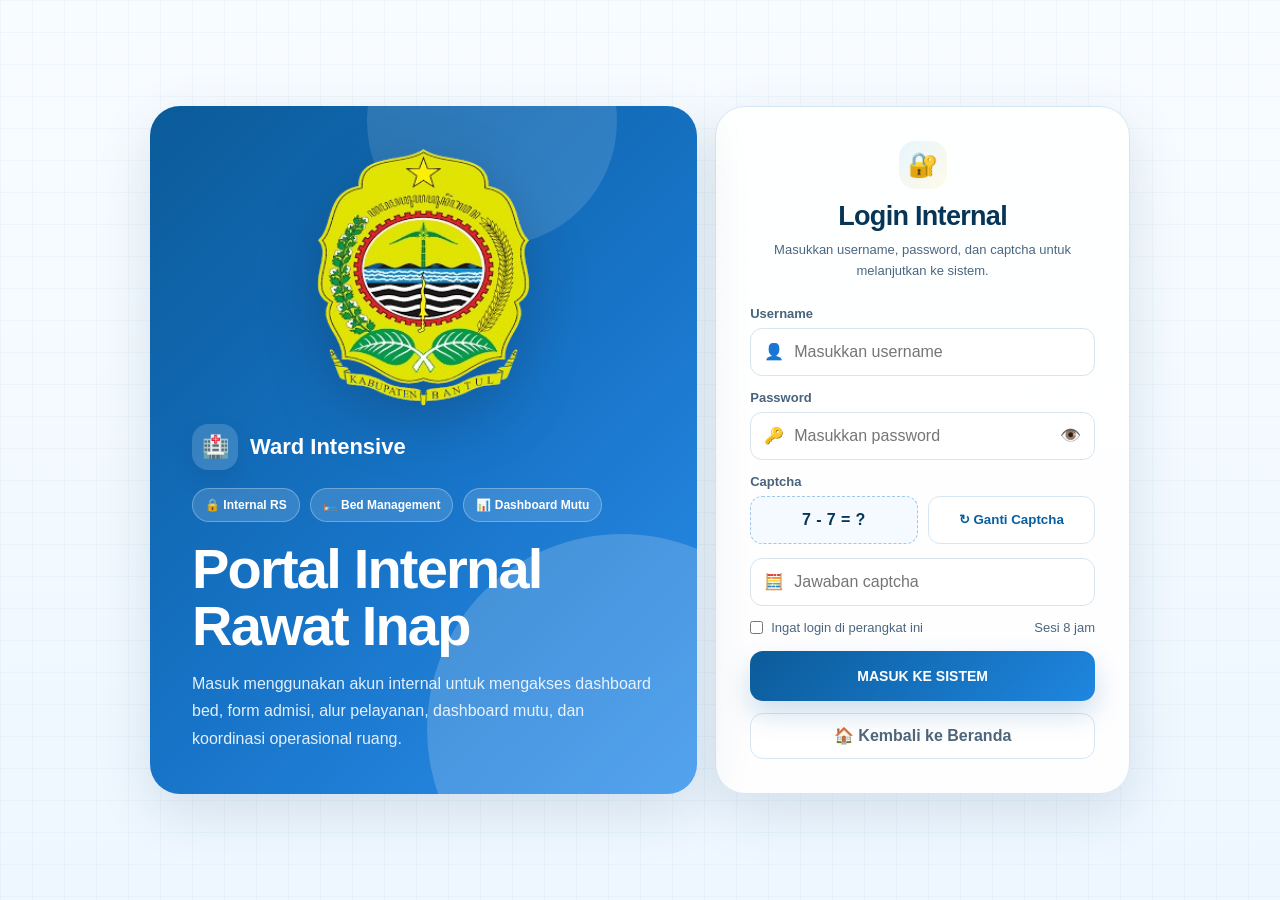
<file: index.html>
<!doctype html>
<html lang="id">
<head>
  <meta charset="utf-8">
  <meta name="viewport" content="width=device-width, initial-scale=1">
  <title>Ward Intensive | Portal Rawat Inap</title>
  <meta name="description" content="Portal internal rawat inap untuk dashboard bed, koordinasi admisi, dokumen pelayanan, dan informasi ruang rawat inap.">
  <style>
    
    :root{
      --blue:#0f5f9f;
      --blue2:#1f86e0;
      --navy:#063557;
      --ink:#07375c;
      --muted:#4c6680;
      --soft:#eef7ff;
      --line:#d7e6f3;
      --card:#ffffff;
      --shadow:0 18px 55px rgba(9,58,94,.13);
      --radius:22px;
    }
    *{box-sizing:border-box;margin:0;padding:0}
    body{
      min-height:100vh;
      font-family:Inter,Segoe UI,Arial,sans-serif;
      color:var(--ink);
      background:
        linear-gradient(rgba(15,95,159,.035) 1px,transparent 1px),
        linear-gradient(90deg,rgba(15,95,159,.035) 1px,transparent 1px),
        linear-gradient(180deg,#f8fcff 0%,#eef7ff 100%);
      background-size:32px 32px,32px 32px,100% 100%;
    }
    a{color:inherit;text-decoration:none}
    .container{width:min(1120px,calc(100% - 36px));margin:auto}
    .site-header{position:sticky;top:0;z-index:20;background:rgba(248,252,255,.84);backdrop-filter:blur(16px);border-bottom:1px solid rgba(215,230,243,.8)}
    .nav{height:76px;display:flex;align-items:center;justify-content:space-between;gap:18px}
    .brand{display:flex;align-items:center;gap:12px;font-weight:900;font-size:20px;color:var(--navy)}
    .brand-mark{width:42px;height:42px;display:grid;place-items:center;border-radius:14px;background:linear-gradient(135deg,#e6f4ff,#fff);box-shadow:0 10px 25px rgba(15,95,159,.14)}
    .nav-links{display:flex;gap:8px;align-items:center;flex-wrap:wrap}
    .nav-links a,.header-action{font-size:13px;font-weight:800;padding:10px 14px;border-radius:999px;color:#234b6a}
    .nav-links a:hover,.nav-links a.active{background:#e6f3ff;color:#075fa3}
    .header-action{background:#fff;border:1px solid var(--line);cursor:pointer;font-family:inherit}
    .hero{padding:34px 0 22px}
    .hero-shell{display:grid;grid-template-columns:minmax(0,1.25fr) minmax(300px,.85fr);gap:18px;align-items:stretch}
    .hero-card{position:relative;overflow:hidden;min-height:380px;border-radius:28px;background:linear-gradient(135deg,#0b5b99 0%,#1774c8 55%,#2d8eeb 100%);color:white;box-shadow:var(--shadow)}
    .hero-card:before{content:"";position:absolute;right:-100px;bottom:-130px;width:360px;height:360px;border-radius:50%;background:rgba(255,255,255,.18)}
    .hero-card:after{content:"";position:absolute;right:72px;top:-105px;width:230px;height:230px;border-radius:50%;background:rgba(255,255,255,.12)}
    .hero-content{position:relative;z-index:1;padding:42px 38px;max-width:680px}
    .badge-row{display:flex;gap:10px;flex-wrap:wrap;margin-bottom:18px}
    .badge{font-size:12px;font-weight:900;padding:9px 12px;border:1px solid rgba(255,255,255,.25);border-radius:999px;background:rgba(255,255,255,.14)}
    h1{font-size:clamp(34px,5vw,58px);line-height:1.02;letter-spacing:-1.8px;margin-bottom:16px}
    .hero p{font-size:17px;line-height:1.7;color:rgba(255,255,255,.88);max-width:610px}
    .hero-actions{display:flex;gap:10px;flex-wrap:wrap;margin-top:26px}
    .btn{display:inline-flex;align-items:center;gap:8px;padding:13px 18px;border-radius:13px;font-weight:900;font-size:14px;border:1px solid rgba(255,255,255,.28)}
    .btn-primary{background:white;color:var(--navy)}
    .btn-secondary{background:rgba(255,255,255,.12);color:white}
    .control-panel{display:grid;gap:14px}
    .status-card,.mini-card,.panel,.quick-card,.room-card,.flow-card,.team-card{background:rgba(255,255,255,.88);border:1px solid var(--line);border-radius:var(--radius);box-shadow:var(--shadow)}
    .status-card{padding:24px}
    .status-card h2,.section h2{font-size:24px;color:var(--navy);letter-spacing:-.7px;margin-bottom:8px}
    .status-card p,.section-title p,.panel p,.flow-card p,.quick-card p,.room-card p,.team-card p{color:var(--muted);font-size:13px;line-height:1.65}
    .status-list{display:grid;gap:10px;margin-top:18px}
    .status-item{display:flex;justify-content:space-between;gap:12px;align-items:center;padding:12px;border-radius:14px;background:#f7fbff;border:1px solid #e0edf8}
    .status-left{display:flex;align-items:center;gap:10px}.status-left strong{display:block;font-size:13px}.status-left span:last-child{display:block;font-size:12px;color:var(--muted);margin-top:2px}.status-icon{width:32px;height:32px;display:grid;place-items:center;border-radius:10px;background:#e6f4ff}.status-pill{font-size:12px;font-weight:900;color:#08713a;background:#ddf8e9;padding:6px 10px;border-radius:999px}
    .mini-grid{display:grid;grid-template-columns:1fr 1fr;gap:14px}.mini-card{padding:18px}.mini-card small{font-weight:900;color:var(--muted);display:block}.mini-card b{font-size:28px;display:block;margin:6px 0;color:var(--navy)}.mini-card span{font-size:12px;color:var(--muted)}
    .section{padding:18px 0}.section-title{display:flex;align-items:flex-end;justify-content:space-between;gap:18px;margin-bottom:14px}.section-title h2{margin-bottom:7px}
    .search-box{display:flex;align-items:center;gap:9px;background:white;border:1px solid var(--line);border-radius:14px;padding:0 12px;min-width:310px;height:48px;box-shadow:0 10px 28px rgba(9,58,94,.06)}.search-box input{border:0;outline:0;background:transparent;width:100%;font:inherit;color:var(--ink)}
    .grid{display:grid;gap:14px}.grid-3{grid-template-columns:repeat(3,1fr)}.grid-2{grid-template-columns:repeat(2,1fr)}
    .quick-card{position:relative;overflow:hidden;padding:22px;min-height:176px;transition:.2s}.quick-card:after,.room-card:after{content:"";position:absolute;right:-34px;top:-34px;width:88px;height:88px;border-radius:50%;background:#eff7ff}.quick-card:hover,.room-card:hover,.flow-card:hover{transform:translateY(-3px);border-color:#9dcbef}.quick-icon{width:42px;height:42px;display:grid;place-items:center;border-radius:14px;background:linear-gradient(135deg,#e7f5ff,#fffbe8);font-size:21px;margin-bottom:14px}.quick-card h3,.room-card h3,.flow-card h3{font-size:18px;color:var(--navy);margin-bottom:10px}.quick-card .link{display:inline-flex;margin-top:12px;font-weight:900;color:#075fa3;font-size:13px}
    .flow-grid{display:grid;grid-template-columns:repeat(5,1fr);gap:12px}.flow-card{padding:16px}.flow-no{width:30px;height:30px;display:grid;place-items:center;border-radius:10px;background:linear-gradient(135deg,#0b5b99,#1d84db);color:white;font-weight:900;margin-bottom:12px}.flow-card h3{font-size:15px}.flow-card p{font-size:12px}
    .notice{display:flex;gap:12px;margin-top:14px;padding:15px 17px;border-radius:16px;background:#fff8ea;border:1px solid #ffd28c;color:#7a4300;font-size:13px;line-height:1.7}.notice strong{display:block;margin-bottom:2px}
    .panel{padding:24px;margin-bottom:16px}.panel h2{font-size:26px;margin-bottom:8px}
    .room-card{position:relative;overflow:hidden;display:flex;align-items:flex-start;justify-content:space-between;gap:16px;padding:20px;min-height:142px;transition:.2s}.room-chip{position:relative;z-index:1;white-space:nowrap;font-size:11px;font-weight:900;padding:7px 10px;border-radius:999px;background:#eaf5ff;color:#075fa3;border:1px solid #cde6fa}
    .team-card{display:flex;gap:14px;padding:20px}.avatar{width:46px;height:46px;border-radius:16px;background:#e6f4ff;display:grid;place-items:center;font-size:22px}.team-card h3{font-size:18px;color:var(--navy);margin-bottom:4px}.team-card strong{display:block;color:#075fa3;font-size:13px;margin-bottom:8px}
    .footer{padding:34px 0 42px;color:var(--muted);font-size:13px}.footer-inner{display:flex;justify-content:space-between;gap:18px;border-top:1px solid var(--line);padding-top:20px}.footer a{font-weight:900;color:#075fa3}
    @media(max-width:950px){.hero-shell,.grid-3,.grid-2,.flow-grid{grid-template-columns:1fr}.nav{height:auto;padding:14px 0;align-items:flex-start}.nav-links{display:none}.section-title{display:block}.search-box{min-width:100%;margin-top:14px}.hero-card{min-height:auto}.hero-content{padding:32px 24px}.footer-inner{display:block}.footer-inner div+div{margin-top:8px}}
  </style>
  <script src="auth.js"></script>
</head>
<body>
  <header class="site-header">
    <div class="container nav">
      <a class="brand" href="index.html" aria-label="Beranda Ward Intensive"><span class="brand-mark">🏥</span><span>Ward Intensive</span></a>
      <nav class="nav-links" aria-label="Navigasi utama">
        <a class="active" href="index.html">Beranda</a><a href="simrs.html">Dashboard Bed</a><a href="#akses-cepat">Akses Cepat</a><a href="team.html">Team</a>
      </nav>
      <button class="header-action" type="button" onclick="logoutWard()">🔒 Logout</button>
    </div>
  </header>

  <main>
    <section class="hero">
      <div class="container hero-shell">
        <div class="hero-card">
          <div class="hero-content">
            <div class="badge-row"><span class="badge">🛏️ Bed Management</span><span class="badge">📊 Dashboard BOR</span><span class="badge">⚡ Koordinasi Admisi</span></div>
            <h1>Portal Rawat Inap</h1>
            <p>Pusat akses internal untuk dashboard bed, dokumen pelayanan, alur admisi, dan koordinasi ruang rawat inap.</p>
            <div class="hero-actions"><a class="btn btn-primary" href="simrs.html">📊 Buka Dashboard Bed</a><a class="btn btn-secondary" href="#akses-cepat">⚡ Akses Cepat</a><a class="btn btn-secondary" href="team.html">👥 Lihat Team</a></div>
          </div>
        </div>
        <aside class="control-panel" aria-label="Panel ringkasan portal">
          <div class="status-card">
            <h2>Command Center Rawat Inap</h2><p>Gunakan portal ini untuk mempercepat koordinasi admisi, pencarian dokumen, dan monitoring ruang.</p>
            <div class="status-list">
              <div class="status-item"><div class="status-left"><span class="status-icon">📍</span><div><strong>Status Portal</strong><span>Aktif untuk akses internal</span></div></div><span class="status-pill">Online</span></div>
              <div class="status-item"><div class="status-left"><span class="status-icon">🕒</span><div><strong>Tanggal</strong><span id="todayInfo">Memuat tanggal...</span></div></div></div>
              <div class="status-item"><div class="status-left"><span class="status-icon">🔁</span><div><strong>Update Kebijakan</strong><span>16 Juni 2026</span></div></div></div>
            </div>
          </div>
          <div class="mini-grid"><div class="mini-card"><small>Fokus</small><b>Bed</b><span>Monitoring kapasitas</span></div><div class="mini-card"><small>Koordinasi</small><b>24/7</b><span>Admisi & ruangan</span></div></div>
        </aside>
      </div>
    </section>

    <section id="akses-cepat" class="section">
      <div class="container">
        <div class="section-title"><div><h2>Akses Cepat Operasional</h2><p>Semua tautan penting rawat inap diletakkan dalam satu tempat agar staf tidak perlu mencari manual.</p></div><label class="search-box">🔎 <input id="portalSearch" type="search" placeholder="Cari dashboard, SPO, ruang, admisi..."></label></div>
        <div class="grid grid-3 searchable-area">
          <a class="quick-card search-item" href="simrs.html"><div class="quick-icon">📊</div><h3>Dashboard Bed</h3><p>Pantau ketersediaan bed, BOR, pasien masuk, pasien pindah, dan antrian ruang.</p><span class="link">Buka dashboard →</span></a>
         <a class="quick-card search-item" href="update-bed.html">
  <div class="quick-icon">🛏️</div>
  <h3>Update Bed</h3>
  <p>Isi dan ubah status bed pasien secara langsung: terisi, kosong, rusak/perbaikan, DPJP, keterangan, dan data rawat gabung.</p>
  <span class="link">Isi update bed →</span>
</a>
          <a class="quick-card search-item" href="#"><div class="quick-icon">📋</div><h3>SPO & Alur Pelayanan</h3><p>Kumpulan SPO, alur admisi, transfer pasien, discharge planning, dan administrasi ruang.</p><span class="link">Lihat dokumen →</span></a>
          <a 
  class="quick-card search-item" 
  href="https://drive.google.com/drive/folders/1nRRDeQfju2PsVymoZYodppKhVXiVZys_?usp=drive_link" 
  target="_blank" 
  rel="noopener noreferrer"
>
  <div class="quick-icon">📁</div>
  <h3>Google Drive</h3>
  <p>Akses folder Google Drive untuk dokumen admisi, kebutuhan kamar, pindah ruang, rujukan internal, dan monitoring administrasi rawat inap.</p>
  <span class="link">Buka Google Drive →</span>
</a>
          <a class="quick-card search-item" href="https://muturssa.github.io/index.html" target="_blank" rel="noopener noreferrer">
            <div class="quick-icon">📊</div>
            <h3>Dashboard Mutu</h3>
            <p>Akses Dashboard Komite Mutu Rumah Sakit untuk melihat indikator mutu, laporan mutu, monitoring capaian, audit internal, dan tindak lanjut perbaikan pelayanan.</p>
            <span class="link">Buka dashboard mutu →</span>
          </a>
          <a class="quick-card search-item" href="team.html"><div class="quick-icon">👥</div><h3>Tim & Kontak Internal</h3><p>Daftar peran tim, kontak internal, PIC admisi, ruangan, dan eskalasi operasional.</p><span class="link">Lihat tim →</span></a>
        </div>
      </div>
    </section>

    <section class="section">
      <div class="container">
        <div class="section-title"><div><h2>Alur Kendali Bed Pasien</h2><p>Ringkasan alur kerja agar admisi, IGD, poliklinik, dan ruang rawat inap memiliki pemahaman yang sama.</p></div></div>
        <div class="flow-grid">
          <div class="flow-card"><div class="flow-no">1</div><h3>Indikasi Rawat</h3><p>Dokter dari IGD/poliklinik menetapkan kebutuhan rawat inap.</p></div>
          <div class="flow-card"><div class="flow-no">2</div><h3>Cek Kelas & Jaminan</h3><p>Admisi menyesuaikan kelas perawatan, penjamin, dan kebutuhan klinis.</p></div>
          <div class="flow-card"><div class="flow-no">3</div><h3>Cek Bed</h3><p>Dashboard digunakan untuk melihat kamar tersedia dan antrian pasien.</p></div>
          <div class="flow-card"><div class="flow-no">4</div><h3>Konfirmasi Ruang</h3><p>Petugas melakukan koordinasi dengan ruang tujuan sebelum pasien dipindah.</p></div>
          <div class="flow-card"><div class="flow-no">5</div><h3>Update Data</h3><p>Data penempatan pasien diperbarui agar BOR dan ketersediaan bed akurat.</p></div>
        </div>
      </div>
    </section>

  </main>

  <footer class="footer"><div class="container footer-inner"><div>© <span id="yearNow"></span> <strong>Ward Intensive</strong>. Portal internal rawat inap.</div><div><a href="simrs.html">Dashboard Bed</a> · <a href="team.html">Team</a></div></div></footer>

  <script>
    document.getElementById('yearNow').textContent = new Date().getFullYear();
    document.getElementById('todayInfo').textContent = new Date().toLocaleDateString('id-ID',{weekday:'long',day:'2-digit',month:'long',year:'numeric'});
    const search = document.getElementById('portalSearch');
    if(search){
      search.addEventListener('input', function(){
        const q = this.value.trim().toLowerCase();
        document.querySelectorAll('.search-item').forEach(card => {
          card.style.display = card.textContent.toLowerCase().includes(q) ? '' : 'none';
        });
      });
    }
  </script>
</body>
</html>
</file>
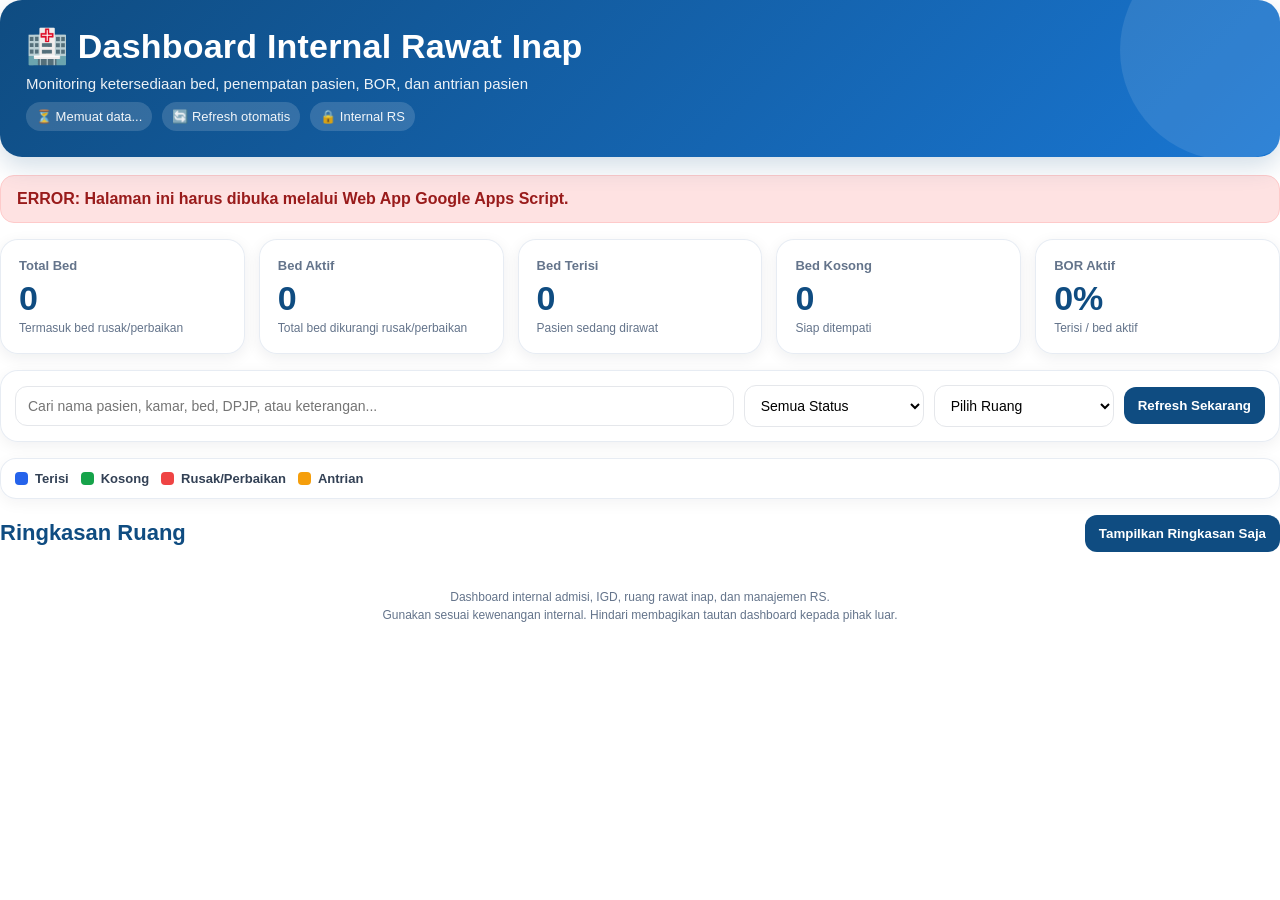
<file: apps-script/Index.html>
<!DOCTYPE html>
<html>
<head>
<meta charset="UTF-8">
<meta name="viewport" content="width=device-width, initial-scale=1">
<title>Dashboard Internal Rawat Inap</title>

<style>
:root{
  --primary:#0f4c81;
  --primary-2:#1976d2;
  --accent:#f59e0b;
  --bg:transparent;
  --card:#ffffff;
  --text:#172033;
  --muted:#64748b;
  --border:#e5e7eb;
  --blue:#2563eb;
  --green:#16a34a;
  --red:#b91c1c;
  --yellow:#b45309;
}

*{
  margin:0;
  padding:0;
  box-sizing:border-box;
  font-family:'Segoe UI',Arial,sans-serif;
}

html{
  background:transparent !important;
}

body{
  background:transparent !important;
  color:var(--text);
  padding:0;
  overflow-x:hidden;
}

.header{
  background:linear-gradient(135deg,var(--primary),var(--primary-2));
  color:white;
  padding:26px;
  border-radius:22px;
  margin-bottom:18px;
  box-shadow:0 10px 25px rgba(15,76,129,.18);
  position:relative;
  overflow:hidden;
}

.header::after{
  content:"";
  position:absolute;
  right:-60px;
  top:-60px;
  width:220px;
  height:220px;
  background:rgba(255,255,255,.10);
  border-radius:50%;
}

.header-content{
  position:relative;
  z-index:1;
}

.header h1{
  font-size:34px;
  line-height:1.2;
  margin-bottom:8px;
  letter-spacing:.2px;
}

.header .subtitle{
  opacity:.92;
  font-size:15px;
  margin-bottom:10px;
}

.update-line{
  display:flex;
  flex-wrap:wrap;
  gap:10px;
  align-items:center;
  font-size:13px;
  opacity:.95;
}

.pill{
  display:inline-flex;
  align-items:center;
  gap:6px;
  padding:7px 10px;
  border-radius:999px;
  background:rgba(255,255,255,.16);
  backdrop-filter:blur(4px);
}

.error{
  background:#fee2e2;
  color:#991b1b;
  padding:14px 16px;
  border-radius:14px;
  margin-bottom:16px;
  border:1px solid #fecaca;
  display:none;
  font-weight:600;
}

.warning{
  background:#fff7ed;
  color:#9a3412;
  padding:12px 14px;
  border-radius:14px;
  margin-bottom:16px;
  border:1px solid #fed7aa;
  display:none;
}

.stats{
  display:grid;
  grid-template-columns:repeat(5,minmax(160px,1fr));
  gap:14px;
  margin-bottom:16px;
}

.stat-card{
  background:rgba(255,255,255,.94);
  padding:18px;
  border-radius:18px;
  box-shadow:0 4px 15px rgba(15,23,42,.07);
  border:1px solid rgba(226,232,240,.8);
  backdrop-filter:blur(8px);
}

.stat-title{
  color:var(--muted);
  font-size:13px;
  margin-bottom:8px;
  font-weight:600;
}

.stat-value{
  font-size:34px;
  font-weight:800;
  color:var(--primary);
  line-height:1;
}

.stat-note{
  margin-top:6px;
  font-size:12px;
  color:var(--muted);
}

.toolbar{
  display:grid;
  grid-template-columns:1.5fr 180px 180px auto;
  gap:10px;
  background:rgba(255,255,255,.94);
  padding:14px;
  border-radius:18px;
  box-shadow:0 4px 15px rgba(15,23,42,.06);
  border:1px solid rgba(226,232,240,.8);
  margin-bottom:16px;
  align-items:center;
}

.input, .select{
  width:100%;
  border:1px solid var(--border);
  background:#fff;
  padding:11px 12px;
  border-radius:12px;
  font-size:14px;
  outline:none;
}

.input:focus, .select:focus{
  border-color:var(--primary-2);
  box-shadow:0 0 0 3px rgba(25,118,210,.10);
}

.btn{
  border:0;
  padding:11px 14px;
  border-radius:12px;
  background:var(--primary);
  color:white;
  font-weight:700;
  cursor:pointer;
  transition:.18s;
  white-space:nowrap;
}

.btn:hover{
  transform:translateY(-1px);
  box-shadow:0 8px 18px rgba(15,76,129,.20);
}

.legend-box{
  display:flex;
  flex-wrap:wrap;
  gap:12px;
  align-items:center;
  background:rgba(255,255,255,.94);
  padding:12px 14px;
  border-radius:16px;
  margin-bottom:16px;
  box-shadow:0 4px 15px rgba(15,23,42,.05);
  border:1px solid rgba(226,232,240,.8);
  font-size:13px;
  color:#334155;
}

.legend-item{
  display:flex;
  align-items:center;
  gap:7px;
  font-weight:700;
}

.legend-dot{
  width:13px;
  height:13px;
  border-radius:4px;
  display:inline-block;
}

.legend-dot.occupied{ background:#2563eb; }
.legend-dot.empty{ background:#16a34a; }
.legend-dot.unavailable{ background:#ef4444; }
.legend-dot.queue{ background:#f59e0b; }

.room-summary{
  display:grid;
  grid-template-columns:repeat(4,1fr);
  gap:14px;
  margin-bottom:20px;
}

.room-card{
  background:rgba(255,255,255,.94);
  padding:16px;
  border-radius:18px;
  box-shadow:0 4px 15px rgba(15,23,42,.06);
  border:1px solid rgba(226,232,240,.8);
  cursor:pointer;
  transition:.18s;
}

.room-card:hover{
  transform:translateY(-2px);
  box-shadow:0 10px 20px rgba(15,23,42,.09);
}

.room-card.active-room{
  border:3px solid var(--primary-2);
  box-shadow:0 0 0 4px rgba(25,118,210,.10);
}

.room-card h3{
  color:var(--primary);
  margin-bottom:9px;
  font-size:18px;
}

.room-grid-detail{
  display:grid;
  grid-template-columns:repeat(3,1fr);
  gap:7px;
  margin:10px 0;
}

.room-mini{
  background:#f8fafc;
  border-radius:10px;
  padding:8px;
  text-align:center;
}

.room-mini b{
  display:block;
  font-size:17px;
  color:#0f172a;
}

.room-mini span{
  font-size:11px;
  color:var(--muted);
}

.progress{
  height:10px;
  background:#e5e7eb;
  border-radius:20px;
  overflow:hidden;
  margin-top:10px;
}

.bar{
  height:100%;
  background:linear-gradient(90deg,#3b82f6,#1d4ed8);
}

.section-title{
  margin:6px 0 12px;
  display:flex;
  align-items:center;
  justify-content:space-between;
  gap:10px;
}

.section-title h2{
  color:var(--primary);
  font-size:22px;
}

.antrian-box{
  background:rgba(255,255,255,.94);
  padding:18px;
  border-radius:18px;
  box-shadow:0 4px 15px rgba(15,23,42,.06);
  border:1px solid rgba(226,232,240,.8);
  margin-bottom:18px;
}

.antrian-title{
  font-size:20px;
  font-weight:800;
  color:var(--primary);
  margin-bottom:12px;
}

.antrian-grid{
  display:grid;
  grid-template-columns:repeat(auto-fit,minmax(220px,1fr));
  gap:12px;
}

.antrian-room{
  padding:12px;
  background:#fff8e1;
  border-radius:14px;
  border-left:5px solid var(--accent);
}

.antrian-room h4{
  margin-bottom:8px;
  color:var(--primary);
}

.antrian-item{
  padding:7px 10px;
  margin:5px 0;
  background:white;
  border-radius:9px;
  border-left:4px solid var(--primary-2);
  font-size:14px;
  box-shadow:0 1px 4px rgba(15,23,42,.04);
}

.antrian-empty{
  border-left-color:#22c55e;
  color:#16a34a;
  font-weight:700;
}

.kamar-title{
  margin-top:18px;
  padding:12px 16px;
  background:linear-gradient(135deg,var(--primary),var(--primary-2));
  color:white;
  border-radius:14px;
  font-size:17px;
  font-weight:800;
  display:flex;
  justify-content:space-between;
  gap:8px;
  align-items:center;
}

.bed-grid{
  display:grid;
  grid-template-columns:repeat(4,minmax(190px,1fr));
  gap:12px;
  margin-top:12px;
}

.bed-card{
  background:white;
  border-radius:14px;
  padding:13px;
  box-shadow:0 3px 10px rgba(15,23,42,.07);
  transition:.18s;
  min-height:180px;
}

.bed-card:hover{
  transform:translateY(-2px);
}

.bed-card.occupied{
  border-left:6px solid #2563eb;
  background:#eff6ff;
}

.bed-card.empty{
  border-left:6px solid #16a34a;
  background:#f0fdf4;
}

.bed-card.unavailable{
  border-left:6px solid #ef4444;
  background:#fef2f2;
}

.bed-top{
  display:flex;
  justify-content:space-between;
  gap:8px;
  align-items:flex-start;
  margin-bottom:8px;
}

.bed-name{
  font-size:18px;
  font-weight:900;
  color:var(--primary);
}

.status-badge{
  display:inline-flex;
  align-items:center;
  justify-content:center;
  padding:6px 10px;
  border-radius:999px;
  font-weight:800;
  font-size:11px;
  white-space:nowrap;
}

.filled{
  background:#dbeafe;
  color:#1d4ed8;
}

.vacant{
  background:#dcfce7;
  color:#15803d;
}

.repair{
  background:#fee2e2;
  color:#b91c1c;
}

.patient-name{
  font-size:15px;
  font-weight:800;
  margin-bottom:8px;
  min-height:38px;
  color:#111827;
}

.info{
  font-size:12.5px;
  margin-bottom:5px;
  color:#475569;
  line-height:1.35;
  word-break:break-word;
}

.info b{
  color:#334155;
}

.bayi-box{
  margin-top:8px;
  padding:8px;
  border-radius:10px;
  background:rgba(255,255,255,.7);
  border:1px dashed rgba(100,116,139,.35);
}

.empty-state{
  text-align:center;
  background:rgba(255,255,255,.94);
  border-radius:18px;
  padding:30px 20px;
  color:var(--muted);
  box-shadow:0 4px 15px rgba(15,23,42,.05);
  border:1px solid rgba(226,232,240,.8);
  backdrop-filter:blur(8px);
}

.footer{
  margin-top:24px;
  text-align:center;
  font-size:12px;
  color:#64748b;
  line-height:1.5;
}

.loading{
  opacity:.60;
  pointer-events:none;
}

@media(max-width:1200px){
  .stats{ grid-template-columns:repeat(3,1fr); }
  .room-summary{ grid-template-columns:repeat(3,1fr); }
  .bed-grid{ grid-template-columns:repeat(3,1fr); }
}

@media(max-width:900px){
  body{ padding:0; }
  .toolbar{ grid-template-columns:1fr 1fr; }
  .room-summary{ grid-template-columns:repeat(2,1fr); }
  .bed-grid{ grid-template-columns:repeat(2,1fr); }
}

@media(max-width:600px){
  .header h1{ font-size:26px; }
  .stats{ grid-template-columns:1fr; }
  .toolbar{ grid-template-columns:1fr; }
  .room-summary{ grid-template-columns:1fr; }
  .bed-grid{ grid-template-columns:1fr; }
  .kamar-title{ flex-direction:column; align-items:flex-start; }
}
</style>
</head>

<body>

<div class="header">
  <div class="header-content">
    <h1 id="appTitle">🏥 Dashboard Internal Rawat Inap</h1>
    <div id="appSubtitle" class="subtitle">Monitoring ketersediaan bed, penempatan pasien, BOR, dan antrian pasien</div>
    <div class="update-line">
      <span class="pill" id="lastUpdate">⏳ Memuat data...</span>
      <span class="pill" id="refreshInfo">🔄 Refresh otomatis</span>
      <span class="pill">🔒 Internal RS</span>
    </div>
  </div>
</div>

<div id="errorBox" class="error"></div>
<div id="warningBox" class="warning"></div>

<div class="stats" id="statsBox">
  <div class="stat-card">
    <div class="stat-title">Total Bed</div>
    <div id="total" class="stat-value">0</div>
    <div class="stat-note">Termasuk bed rusak/perbaikan</div>
  </div>

  <div class="stat-card">
    <div class="stat-title">Bed Aktif</div>
    <div id="activeTotal" class="stat-value">0</div>
    <div class="stat-note">Total bed dikurangi rusak/perbaikan</div>
  </div>

  <div class="stat-card">
    <div class="stat-title">Bed Terisi</div>
    <div id="occupied" class="stat-value">0</div>
    <div class="stat-note">Pasien sedang dirawat</div>
  </div>

  <div class="stat-card">
    <div class="stat-title">Bed Kosong</div>
    <div id="empty" class="stat-value">0</div>
    <div class="stat-note">Siap ditempati</div>
  </div>

  <div class="stat-card">
    <div class="stat-title">BOR Aktif</div>
    <div id="bor" class="stat-value">0%</div>
    <div class="stat-note">Terisi / bed aktif</div>
  </div>
</div>

<div class="toolbar">
  <input id="searchInput" class="input" placeholder="Cari nama pasien, kamar, bed, DPJP, atau keterangan..." oninput="renderBeds()">

  <select id="statusFilter" class="select" onchange="renderBeds()">
    <option value="ALL">Semua Status</option>
    <option value="TERISI">Terisi</option>
    <option value="KOSONG">Kosong</option>
    <option value="RUSAK/PERBAIKAN">Rusak/Perbaikan</option>
  </select>

  <select id="roomFilter" class="select" onchange="changeRoomFromSelect()">
    <option value="">Pilih Ruang</option>
  </select>

  <button class="btn" onclick="manualRefresh()">Refresh Sekarang</button>
</div>

<div class="legend-box">
  <span class="legend-item"><span class="legend-dot occupied"></span> Terisi</span>
  <span class="legend-item"><span class="legend-dot empty"></span> Kosong</span>
  <span class="legend-item"><span class="legend-dot unavailable"></span> Rusak/Perbaikan</span>
  <span class="legend-item"><span class="legend-dot queue"></span> Antrian</span>
</div>

<div class="section-title">
  <h2>Ringkasan Ruang</h2>
  <button class="btn" onclick="openRoom('')">Tampilkan Ringkasan Saja</button>
</div>

<div id="roomSummary" class="room-summary"></div>
<div id="bedsContainer"></div>

<div class="footer">
  Dashboard internal admisi, IGD, ruang rawat inap, dan manajemen RS.<br>
  Gunakan sesuai kewenangan internal. Hindari membagikan tautan dashboard kepada pihak luar.
</div>

<script>
let DASHBOARD = null;
let SELECTED_ROOM = "";
let REFRESH_SECONDS = 30;
let countdown = REFRESH_SECONDS;
let countdownTimer = null;
let refreshTimer = null;

function init(){
  if(typeof google === "undefined" || !google.script || !google.script.run){
    showError({message:"Halaman ini harus dibuka melalui Web App Google Apps Script."});
    return;
  }
  loadConfig();
  loadData();
}

function loadConfig(){
  google.script.run
    .withSuccessHandler(function(config){
      if(!config) return;
      document.getElementById("appTitle").innerText = "🏥 " + (config.title || "Dashboard Internal Rawat Inap");
      document.getElementById("appSubtitle").innerText = config.subtitle || "Monitoring bed rawat inap";
      REFRESH_SECONDS = Number(config.refreshSeconds || 30);
      startTimers();
    })
    .withFailureHandler(function(){
      startTimers();
    })
    .getAppConfig();
}

function startTimers(){
  if(refreshTimer) clearInterval(refreshTimer);
  if(countdownTimer) clearInterval(countdownTimer);

  countdown = REFRESH_SECONDS;
  updateRefreshInfo();

  refreshTimer = setInterval(loadData, REFRESH_SECONDS * 1000);
  countdownTimer = setInterval(function(){
    countdown = Math.max(countdown - 1, 0);
    updateRefreshInfo();
    if(countdown === 0) countdown = REFRESH_SECONDS;
  }, 1000);
}

function updateRefreshInfo(){
  document.getElementById("refreshInfo").innerText = "🔄 Refresh otomatis " + REFRESH_SECONDS + " detik | " + countdown + " detik lagi";
}

function manualRefresh(){
  countdown = REFRESH_SECONDS;
  updateRefreshInfo();
  loadData();
}

function loadData(){
  document.body.classList.add("loading");
  google.script.run
    .withSuccessHandler(showDashboard)
    .withFailureHandler(showError)
    .getDashboardData();
}

function showError(err){
  document.body.classList.remove("loading");
  const box = document.getElementById("errorBox");
  box.style.display="block";
  box.innerHTML="ERROR: " + escapeHtml(err && err.message ? err.message : err);
  console.error(err);
}

function showWarning(message){
  const box = document.getElementById("warningBox");
  if(!message){
    box.style.display="none";
    box.innerHTML="";
    return;
  }
  box.style.display="block";
  box.innerHTML=message;
}

function showDashboard(result){
  document.body.classList.remove("loading");
  document.getElementById("errorBox").style.display="none";

  DASHBOARD = result || {};

  document.getElementById("total").innerText = DASHBOARD.total || 0;
  document.getElementById("activeTotal").innerText = DASHBOARD.activeTotal || 0;
  document.getElementById("occupied").innerText = DASHBOARD.occupied || 0;
  document.getElementById("empty").innerText = DASHBOARD.empty || 0;
  document.getElementById("bor").innerText = (DASHBOARD.bor || 0) + "%";

  document.getElementById("lastUpdate").innerText = "🕒 Update: " + (DASHBOARD.update || "-");

  if(DASHBOARD.missingSheets && DASHBOARD.missingSheets.length){
    showWarning("Sheet belum ditemukan: <b>" + DASHBOARD.missingSheets.map(escapeHtml).join(", ") + "</b>");
  }else{
    showWarning("");
  }

  ensureSelectedRoomStillExists();
  renderRoomSelect(DASHBOARD.rooms || []);
  renderRoomSummary(DASHBOARD.rooms || []);
  renderBeds();
}

function ensureSelectedRoomStillExists(){
  if(!SELECTED_ROOM || !DASHBOARD || !DASHBOARD.rooms) return;
  const exists = DASHBOARD.rooms.some(r => r.room === SELECTED_ROOM);
  if(!exists) SELECTED_ROOM = "";
}

function renderRoomSelect(rooms){
  const select = document.getElementById("roomFilter");
  const current = SELECTED_ROOM;
  let html = '<option value="">Pilih Ruang</option>';
  rooms.forEach(r=>{
    html += `<option value="${escapeAttr(r.room)}">${escapeHtml(r.room)}</option>`;
  });
  select.innerHTML = html;
  select.value = current;
}

function renderRoomSummary(rooms){
  let html = "";

  if(!rooms || rooms.length === 0){
    document.getElementById("roomSummary").innerHTML = '<div class="empty-state">Belum ada data ruang yang terbaca.</div>';
    return;
  }

  rooms.forEach(r=>{
    const bor = Number(r.bor || 0);
    html += `
      <div class="room-card ${SELECTED_ROOM === r.room ? 'active-room' : ''}" onclick="openRoom('${escapeJs(r.room)}')">
        <h3>🏥 ${escapeHtml(r.room)}</h3>
        <div class="room-grid-detail">
          <div class="room-mini"><b>${r.occupied || 0}</b><span>Terisi</span></div>
          <div class="room-mini"><b>${r.empty || 0}</b><span>Kosong</span></div>
          <div class="room-mini"><b>${r.unavailable || 0}</b><span>Rusak</span></div>
        </div>
        <div><b>${r.occupied || 0}/${r.active || r.total || 0}</b> bed aktif terisi</div>
        <div>BOR ${escapeHtml(r.bor || "0.0")}%</div>
        <div class="progress"><div class="bar" style="width:${Math.min(bor,100)}%"></div></div>
      </div>
    `;
  });

  document.getElementById("roomSummary").innerHTML = html;
}

function openRoom(room){
  SELECTED_ROOM = room || "";
  document.getElementById("roomFilter").value = SELECTED_ROOM;
  renderRoomSummary(DASHBOARD.rooms || []);
  renderBeds();

  if(SELECTED_ROOM){
    document.getElementById("bedsContainer").scrollIntoView({ behavior:"smooth", block:"start" });
  }
}

function changeRoomFromSelect(){
  const room = document.getElementById("roomFilter").value;
  openRoom(room);
}

/********************************************************
 * BAGIAN ANTRIAN
 ********************************************************/

function normKey(value){
  return String(value || "")
    .toUpperCase()
    .replace(/\s+/g, "")
    .replace(/\//g, "");
}

function getExpectedQueuesForRoom(room){
  const r = String(room || "").toUpperCase();

  if(r === "TRUNTUM") return ["TRUNTUM 1","TRUNTUM 2","TRUNTUM 3","TRUNTUM 4"];
  if(r === "NITIK") return ["NITIK 1","NITIK 2","NITIK 3"];
  if(r === "PARANG") return ["PARANG 1","PARANG 2","PARANG 3"];
  if(r === "NIFAS") return ["NIFAS 1","NIFAS 2"];
  if(r === "ICU") return ["ICU"];
  if(r === "NICU") return ["NICU"];
  if(r === "PICU") return ["PICU"];
  if(r === "SIDOMUKTI") return ["SIDOMUKTI"];
  if(r === "PERINA") return ["PERINA"];

  return [room];
}

function isSameQueueRoom(actualRoom, expectedRoom){
  const a = normKey(actualRoom);
  const e = normKey(expectedRoom);

  if(a === e) return true;
  if((e === "NICU" || e === "PICU") && a === "NICUPICU") return true;
  if(e.indexOf(a) === 0 && a.length > 0) return true;

  return false;
}

function cleanQueueList(daftar){
  const result = [];
  const seen = {};

  (daftar || []).forEach(item=>{
    const text = String(item || "").trim();
    if(!text) return;

    const key = text.toUpperCase();
    if(seen[key]) return;

    seen[key] = true;
    result.push(text);
  });

  if(result.length === 0){
    result.push("Tidak Ada Antrian");
  }

  return result;
}

function getQueueDataForRoom(room){
  const expectedRooms = getExpectedQueuesForRoom(room);
  const source = DASHBOARD.antrian || [];
  const output = [];

  expectedRooms.forEach(expected=>{
    let daftarGabungan = [];

    source.forEach(item=>{
      if(isSameQueueRoom(item.ruang, expected)){
        daftarGabungan = daftarGabungan.concat(item.daftar || []);
      }
    });

    output.push({
      ruang: expected,
      daftar: cleanQueueList(daftarGabungan)
    });
  });

  return output;
}

function renderAntrianBlock(room){
  const queues = getQueueDataForRoom(room);
  if(!queues || queues.length === 0) return "";

  let html = `
    <div class="antrian-box">
      <div class="antrian-title">📋 Antrian Pasien ${escapeHtml(room)}</div>
      <div class="antrian-grid">
  `;

  queues.forEach(q=>{
    html += `<div class="antrian-room"><h4>${escapeHtml(q.ruang)}</h4>`;

    const daftar = cleanQueueList(q.daftar);

    daftar.forEach(nama=>{
      const emptyClass = String(nama).toUpperCase() === "TIDAK ADA ANTRIAN" ? " antrian-empty" : "";
      html += `<div class="antrian-item${emptyClass}">${escapeHtml(nama)}</div>`;
    });

    html += `</div>`;
  });

  html += `</div></div>`;
  return html;
}

/********************************************************
 * BAGIAN BED
 ********************************************************/

function getBedCardClass(status){
  if(status === "TERISI") return "occupied";
  if(status === "RUSAK/PERBAIKAN") return "unavailable";
  return "empty";
}

function getBadgeClass(status){
  if(status === "TERISI") return "filled";
  if(status === "RUSAK/PERBAIKAN") return "repair";
  return "vacant";
}

function getDisplayPatientName(bed){
  if(bed.status === "RUSAK/PERBAIKAN") return "Bed Rusak / Perbaikan";
  return bed.nama || "Bed Tersedia";
}

function bedMatchesSearch(bed, search){
  if(!search) return true;

  const corpus = [
    bed.room,
    bed.kamar,
    bed.bed,
    bed.fullBed,
    bed.nama,
    bed.jk,
    bed.dpjp,
    bed.ket,
    bed.bayi,
    bed.jkBayi,
    bed.dpjpBayi,
    bed.status
  ].join(" ").toUpperCase();

  return corpus.indexOf(search.toUpperCase()) !== -1;
}

function renderBeds(){
  if(!DASHBOARD) return;

  const container = document.getElementById("bedsContainer");

  if(!SELECTED_ROOM){
    container.innerHTML = "";
    return;
  }

  const search = document.getElementById("searchInput").value.trim();
  const status = document.getElementById("statusFilter").value;

  let beds = DASHBOARD.beds || [];
  beds = beds.filter(b => b.room === SELECTED_ROOM);

  if(status !== "ALL"){
    beds = beds.filter(b => b.status === status);
  }

  if(search){
    beds = beds.filter(b => bedMatchesSearch(b, search));
  }

  let html = "";
  html += renderAntrianBlock(SELECTED_ROOM);

  html += `
    <div class="section-title">
      <h2>Detail Bed ${escapeHtml(SELECTED_ROOM)}</h2>
      <span class="pill" style="background:#ffffff;color:#0f4c81;border:1px solid #e5e7eb;">${beds.length} bed tampil</span>
    </div>
  `;

  if(beds.length === 0){
    html += `<div class="empty-state">Tidak ada bed yang sesuai dengan filter/pencarian.</div>`;
    container.innerHTML = html;
    return;
  }

  const grouped = {};
  beds.forEach(b=>{
    if(!grouped[b.kamar]) grouped[b.kamar] = [];
    grouped[b.kamar].push(b);
  });

  Object.keys(grouped)
    .sort((a,b)=>{
      const na = parseInt(a,10);
      const nb = parseInt(b,10);
      if(!isNaN(na) && !isNaN(nb)) return na - nb;
      return String(a).localeCompare(String(b));
    })
    .forEach(kamar=>{
      const totalKamar = grouped[kamar].length;
      const isiKamar = grouped[kamar].filter(x => x.status === "TERISI").length;
      const kosongKamar = grouped[kamar].filter(x => x.status === "KOSONG").length;

      html += `
        <div class="kamar-title">
          <span>🛏️ KAMAR ${escapeHtml(kamar)}</span>
          <span>${isiKamar}/${totalKamar} Terisi · ${kosongKamar} Kosong</span>
        </div>
        <div class="bed-grid">
      `;

      grouped[kamar].sort((a,b)=> String(a.bed).localeCompare(String(b.bed)));

      grouped[kamar].forEach(bed=>{
        const cardClass = getBedCardClass(bed.status);
        const badgeClass = getBadgeClass(bed.status);

        html += `
          <div class="bed-card ${cardClass}">
            <div class="bed-top">
              <div class="bed-name">Bed ${escapeHtml(bed.bed)}</div>
              <span class="status-badge ${badgeClass}">${escapeHtml(bed.status || "KOSONG")}</span>
            </div>

            <div class="patient-name">${escapeHtml(getDisplayPatientName(bed))}</div>
            <div class="info"><b>Lokasi:</b> ${escapeHtml(bed.fullBed || "-")}</div>
            <div class="info"><b>Jenis Kelamin:</b> ${escapeHtml(bed.jk || "-")}</div>
            <div class="info"><b>DPJP:</b> ${escapeHtml(bed.dpjp || "-")}</div>
            <div class="info"><b>Keterangan:</b> ${escapeHtml(bed.ket || "-")}</div>
        `;

        if(bed.bayi || bed.jkBayi || bed.dpjpBayi){
          html += `
            <div class="bayi-box">
              <div class="info"><b>Bayi Rawat Gabung:</b> ${escapeHtml(bed.bayi || "-")}</div>
              <div class="info"><b>JK Bayi:</b> ${escapeHtml(bed.jkBayi || "-")}</div>
              <div class="info"><b>DPJP Bayi:</b> ${escapeHtml(bed.dpjpBayi || "-")}</div>
            </div>
          `;
        }

        html += `</div>`;
      });

      html += `</div>`;
    });

  container.innerHTML = html;
}

/********************************************************
 * UTILITAS KEAMANAN OUTPUT HTML
 ********************************************************/

function escapeHtml(value){
  return String(value == null ? "" : value)
    .replace(/&/g,"&amp;")
    .replace(/</g,"&lt;")
    .replace(/>/g,"&gt;")
    .replace(/"/g,"&quot;")
    .replace(/'/g,"&#039;");
}

function escapeAttr(value){
  return escapeHtml(value);
}

function escapeJs(value){
  return String(value == null ? "" : value)
    .replace(/\\/g,"\\\\")
    .replace(/'/g,"\\'")
    .replace(/\n/g,"\\n")
    .replace(/\r/g,"\\r");
}

init();
</script>

</body>
</html>
</file>
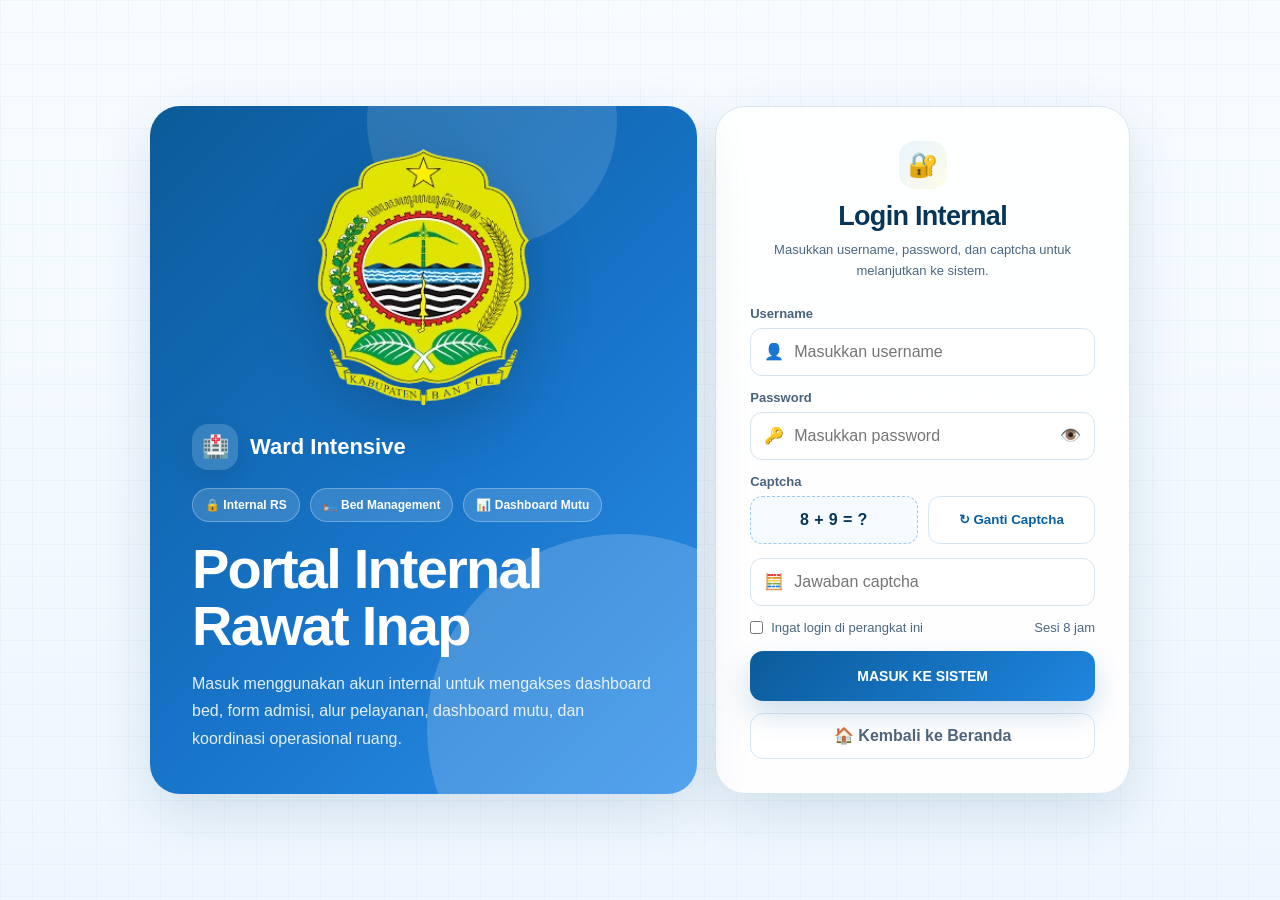
<file: login.html>
<!doctype html>
<html lang="id">
<head>
  <meta charset="utf-8">
  <meta name="viewport" content="width=device-width, initial-scale=1">
  <title>Login | Ward Intensive</title>
  <meta name="description" content="Halaman login internal Ward Intensive.">
  <style>
    :root{
      --blue:#0f5f9f;
      --blue2:#1f86e0;
      --navy:#063557;
      --ink:#07375c;
      --muted:#4c6680;
      --soft:#eef7ff;
      --line:#d7e6f3;
      --card:#ffffff;
      --shadow:0 18px 55px rgba(9,58,94,.13);
      --radius:22px;
      --danger:#b42318;
      --success:#08713a;
    }
    *{box-sizing:border-box;margin:0;padding:0}
    body{
      min-height:100vh;
      font-family:Inter,Segoe UI,Arial,sans-serif;
      color:var(--ink);
      background:
        linear-gradient(rgba(15,95,159,.035) 1px,transparent 1px),
        linear-gradient(90deg,rgba(15,95,159,.035) 1px,transparent 1px),
        linear-gradient(180deg,#f8fcff 0%,#eef7ff 100%);
      background-size:32px 32px,32px 32px,100% 100%;
      display:grid;
      place-items:center;
      padding:28px;
    }
    a{color:inherit;text-decoration:none}
    .login-shell{
      width:min(980px,100%);
      display:grid;
      grid-template-columns:minmax(0,.95fr) minmax(360px,.72fr);
      gap:18px;
      align-items:stretch;
    }
    .hero-card{
      position:relative;
      overflow:hidden;
      border-radius:30px;
      background:linear-gradient(135deg,#0b5b99 0%,#1774c8 55%,#2d8eeb 100%);
      color:white;
      box-shadow:var(--shadow);
      min-height:560px;
      display:flex;
      flex-direction:column;
      justify-content:space-between;
      padding:36px 42px 42px;
    }
    .hero-card:before{content:"";position:absolute;right:-120px;bottom:-130px;width:390px;height:390px;border-radius:50%;background:rgba(255,255,255,.18)}
    .hero-card:after{content:"";position:absolute;right:80px;top:-110px;width:250px;height:250px;border-radius:50%;background:rgba(255,255,255,.12)}
    .hero-logo-wrap{position:relative;z-index:1;display:flex;justify-content:center;align-items:center;margin-top:4px}
    .rsud-logo{
      width:min(260px,72%);
      max-height:260px;
      object-fit:contain;
      filter:drop-shadow(0 20px 30px rgba(0,0,0,.20));
    }
    .hero-content{position:relative;z-index:1;max-width:620px}
    .brand{display:flex;align-items:center;gap:12px;font-weight:900;font-size:22px;margin-bottom:18px}
    .brand-mark{width:46px;height:46px;display:grid;place-items:center;border-radius:16px;background:rgba(255,255,255,.16);box-shadow:0 10px 25px rgba(0,0,0,.08)}
    .badge-row{display:flex;gap:10px;flex-wrap:wrap;margin-bottom:18px}
    .badge{font-size:12px;font-weight:900;padding:9px 12px;border:1px solid rgba(255,255,255,.28);border-radius:999px;background:rgba(255,255,255,.14)}
    h1{font-size:clamp(34px,5vw,56px);line-height:1.02;letter-spacing:-1.8px;margin-bottom:16px}
    .hero-card p{font-size:16px;line-height:1.7;color:rgba(255,255,255,.88);max-width:560px}
    .login-card{
      background:rgba(255,255,255,.92);
      border:1px solid var(--line);
      border-radius:30px;
      box-shadow:var(--shadow);
      padding:34px;
      display:flex;
      flex-direction:column;
      justify-content:center;
    }
     .login-icon{width:48px;height:48px;display:grid;place-items:center;border-radius:16px;background:linear-gradient(135deg,#e7f5ff,#fffbe8);font-size:24px;margin:0 auto 12px}
    .login-card h2{text-align:center;font-size:27px;color:var(--navy);letter-spacing:-.7px;margin-bottom:8px}
    .subtitle{text-align:center;color:var(--muted);font-size:13px;line-height:1.6;margin-bottom:24px}
    .field{margin-bottom:14px}
    .field label{display:block;font-size:13px;font-weight:900;color:#49637d;margin-bottom:7px}
    .input-wrap{height:48px;display:flex;align-items:center;gap:10px;background:white;border:1px solid #d8e4ee;border-radius:12px;padding:0 13px;transition:.2s}
    .input-wrap:focus-within{border-color:#79b7e8;box-shadow:0 0 0 4px rgba(31,134,224,.12)}
    .input-wrap input{width:100%;border:0;outline:0;background:transparent;font:inherit;color:var(--ink)}
    .toggle-pass{border:0;background:transparent;cursor:pointer;font-size:17px;color:var(--muted)}
    .captcha-box{display:grid;grid-template-columns:1fr 1fr;gap:10px;align-items:center}
    .captcha-question{height:48px;display:flex;align-items:center;justify-content:center;border-radius:12px;border:1px dashed #9fc8ea;background:#f4faff;font-weight:900;color:var(--navy);letter-spacing:.4px}
    .refresh{height:48px;border:1px solid var(--line);background:white;border-radius:12px;font-weight:900;color:#075fa3;cursor:pointer}
    .remember-row{display:flex;align-items:center;justify-content:space-between;gap:12px;margin:4px 0 16px;color:var(--muted);font-size:13px}
    .remember-row label{display:flex;align-items:center;gap:8px;cursor:pointer}
    .btn-login{width:100%;height:50px;border:0;border-radius:13px;background:linear-gradient(135deg,#0b5b99,#1f86e0);color:white;font-weight:900;font-size:14px;cursor:pointer;box-shadow:0 13px 28px rgba(15,95,159,.2);transition:.2s}
    .btn-login:hover{transform:translateY(-2px);box-shadow:0 18px 34px rgba(15,95,159,.26)}
    .btn-home{margin-top:12px;width:100%;height:46px;border:1px solid var(--line);border-radius:13px;background:#fff;color:#4f657b;font-weight:900;display:flex;align-items:center;justify-content:center}
    .message{display:none;margin-top:14px;border-radius:12px;padding:11px 13px;font-size:13px;line-height:1.5}
    .message.error{display:block;background:#fff1f0;border:1px solid #ffd0cc;color:var(--danger)}
    .message.success{display:block;background:#eefbf3;border:1px solid #bde9ce;color:var(--success)}
    .hint{margin-top:16px;padding:13px;border-radius:14px;background:#fff8ea;border:1px solid #ffd28c;color:#7a4300;font-size:12px;line-height:1.6}
    .hint strong{display:block;margin-bottom:3px}
    @media(max-width:900px){
      body{padding:18px}
      .login-shell{grid-template-columns:1fr}
      .hero-card{min-height:auto;padding:28px;gap:24px}
      .rsud-logo{width:min(190px,65%)}
      .login-card{padding:28px 22px}
      .captcha-box{grid-template-columns:1fr}
    }
  </style>
</head>
<body>
  <main class="login-shell">
    <section class="hero-card" aria-label="Informasi portal">
      <div class="hero-logo-wrap">
        <img class="rsud-logo" src="assets/logo-rsud-bantul.png" alt="Logo RSUD Kabupaten Bantul">
      </div>

      <div class="hero-content">
        <div class="brand"><span class="brand-mark">🏥</span><span>Ward Intensive</span></div>
        <div class="badge-row">
          <span class="badge">🔒 Internal RS</span>
          <span class="badge">🛏️ Bed Management</span>
          <span class="badge">📊 Dashboard Mutu</span>
        </div>
        <h1>Portal Internal Rawat Inap</h1>
        <p>Masuk menggunakan akun internal untuk mengakses dashboard bed, form admisi, alur pelayanan, dashboard mutu, dan koordinasi operasional ruang.</p>
      </div>
    </section>

    <section class="login-card" aria-label="Form login">
      <div class="login-icon">🔐</div>
      <h2>Login Internal</h2>
      <p class="subtitle">Masukkan username, password, dan captcha untuk melanjutkan ke sistem.</p>

      <form id="loginForm" autocomplete="off">
        <div class="field">
          <label for="username">Username</label>
          <div class="input-wrap">👤 <input id="username" name="username" type="text" placeholder="Masukkan username" required></div>
        </div>

        <div class="field">
          <label for="password">Password</label>
          <div class="input-wrap">🔑 <input id="password" name="password" type="password" placeholder="Masukkan password" required><button class="toggle-pass" id="togglePass" type="button" aria-label="Tampilkan password">👁️</button></div>
        </div>

        <div class="field">
          <label for="captchaAnswer">Captcha</label>
          <div class="captcha-box">
            <div class="captcha-question" id="captchaQuestion">Memuat...</div>
            <button class="refresh" id="refreshCaptcha" type="button">↻ Ganti Captcha</button>
          </div>
        </div>

        <div class="field">
          <div class="input-wrap">🧮 <input id="captchaAnswer" name="captchaAnswer" type="number" inputmode="numeric" placeholder="Jawaban captcha" required></div>
        </div>

        <div class="remember-row">
          <label><input id="rememberMe" type="checkbox"> Ingat login di perangkat ini</label>
          <span>Sesi 8 jam</span>
        </div>

        <button class="btn-login" type="submit">MASUK KE SISTEM</button>
        <a class="btn-home" href="index.html">🏠 Kembali ke Beranda</a>
        <div id="message" class="message" role="alert"></div>
      </form>

      </section>
  </main>

  <script src="auth.js"></script>
  <script>
    // Akun aktif: username ward | password 0101ward
    const USERS = {
      "ward": {
        name: "Ward Intensive",
        password_hash: "a9e4be89b540a05737aa9753a7117b27190cd5c48b5685da33b22452d8d82b18"
      }
    };

    let captchaResult = 0;
    const form = document.getElementById("loginForm");
    const msg = document.getElementById("message");
    const captchaQuestion = document.getElementById("captchaQuestion");
    const captchaAnswer = document.getElementById("captchaAnswer");
    const refreshCaptcha = document.getElementById("refreshCaptcha");
    const togglePass = document.getElementById("togglePass");
    const passwordInput = document.getElementById("password");

    function showMessage(text, type) {
      msg.textContent = text;
      msg.className = "message " + type;
    }

    function makeCaptcha() {
      const a = Math.floor(Math.random() * 9) + 2;
      const b = Math.floor(Math.random() * 9) + 2;
      const operations = ["+", "-"];
      const op = operations[Math.floor(Math.random() * operations.length)];
      if (op === "+") {
        captchaResult = a + b;
        captchaQuestion.textContent = a + " + " + b + " = ?";
      } else {
        const big = Math.max(a, b);
        const small = Math.min(a, b);
        captchaResult = big - small;
        captchaQuestion.textContent = big + " - " + small + " = ?";
      }
      captchaAnswer.value = "";
    }

    async function sha256(text) {
      const encoded = new TextEncoder().encode(text);
      const buffer = await crypto.subtle.digest("SHA-256", encoded);
      return Array.from(new Uint8Array(buffer)).map(b => b.toString(16).padStart(2, "0")).join("");
    }

    function safeNextUrl() {
      const params = new URLSearchParams(window.location.search);
      const next = params.get("next") || "index.html";
      if (/^https?:\/\//i.test(next)) return "index.html";
      if (next.includes("..")) return "index.html";
      return next;
    }

    togglePass.addEventListener("click", function () {
      const isPassword = passwordInput.type === "password";
      passwordInput.type = isPassword ? "text" : "password";
      togglePass.textContent = isPassword ? "🙈" : "👁️";
    });

    refreshCaptcha.addEventListener("click", makeCaptcha);

    form.addEventListener("submit", async function (e) {
      e.preventDefault();
      const username = document.getElementById("username").value.trim().toLowerCase();
      const password = passwordInput.value;
      const captcha = Number(captchaAnswer.value);
      const remember = document.getElementById("rememberMe").checked;

      if (captcha !== captchaResult) {
        showMessage("Captcha belum benar. Silakan coba lagi.", "error");
        makeCaptcha();
        return;
      }

      const user = USERS[username];
      const passwordHash = await sha256(password);
      if (!user || user.password_hash !== passwordHash) {
        showMessage("Username atau password salah.", "error");
        makeCaptcha();
        passwordInput.value = "";
        return;
      }

      window.setWardAuth(username, remember);
      showMessage("Login berhasil. Mengalihkan ke portal...", "success");
      setTimeout(() => window.location.replace(safeNextUrl()), 550);
    });

    makeCaptcha();
  </script>
</body>
</html>
</file>
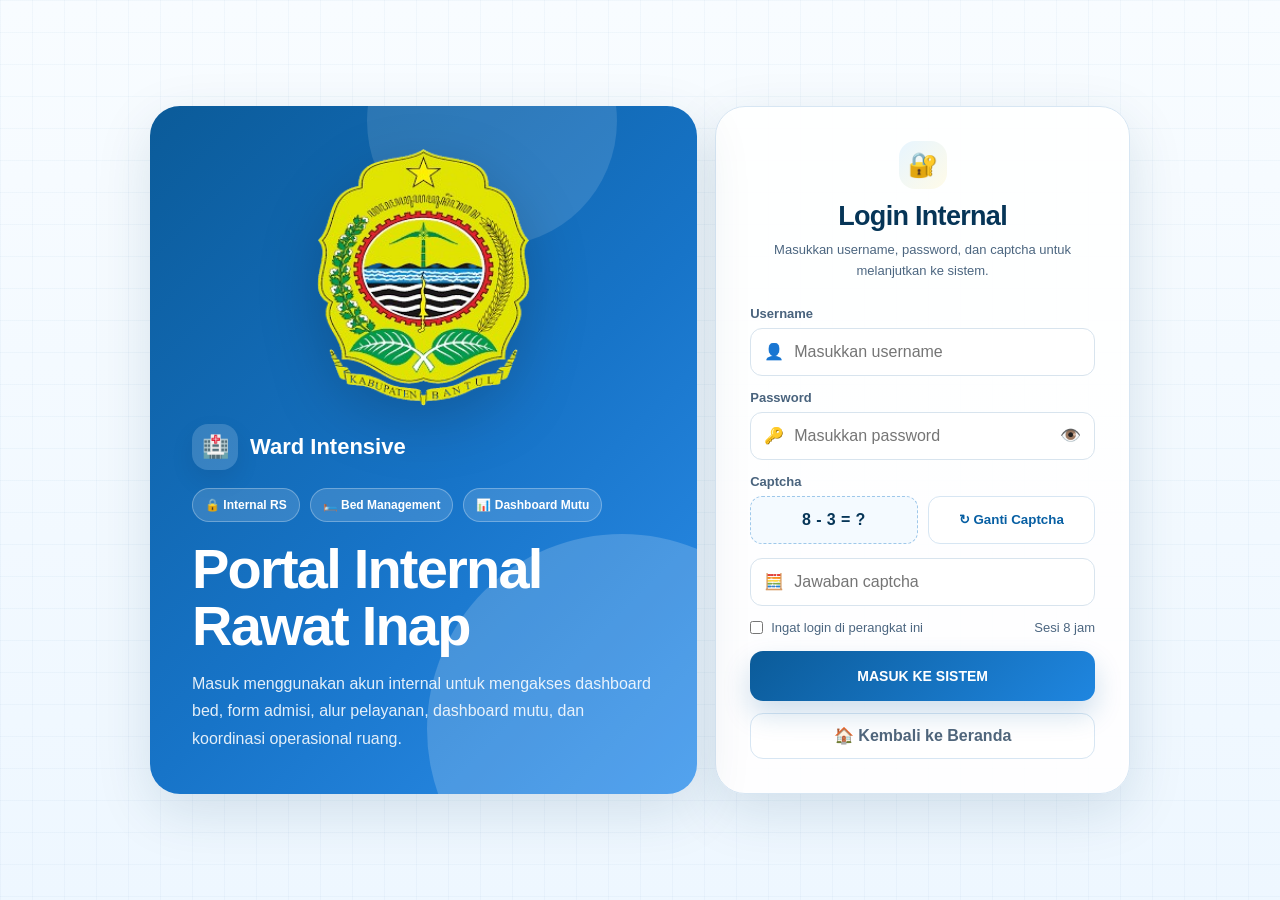
<file: simrs.html>
<!doctype html>
<html lang="id">
<head>
  <meta charset="utf-8">
  <meta name="viewport" content="width=device-width, initial-scale=1, viewport-fit=cover">
  <title>Dashboard Internal Rawat Inap | Ward Intensive</title>
  <meta name="description" content="Dashboard internal rawat inap fullscreen.">
<style>
  
    :root{
      --navy:#073b5e;
      --blue:#0b73d9;
      --line:#dbe7ef;
      --text:#102033;
      --muted:#5b7087;
      --bg:#eef6fb;
      --shadow:0 18px 45px rgba(6,42,75,.18);
    }
    *{box-sizing:border-box;margin:0;padding:0}
    html,body{width:100%;height:100%;overflow:hidden}
    body{
      font-family:Inter,"Segoe UI",Roboto,Arial,sans-serif;
      color:var(--text);
      background:var(--bg);
    }
    .fullscreen-shell{
      width:100vw;
      height:100dvh;
      display:flex;
      flex-direction:column;
      overflow:hidden;
      background:linear-gradient(135deg,#eef7f6,#f8fbff 48%,#eff7ff);
    }
    .topbar{
      flex:0 0 auto;
      min-height:64px;
      display:flex;
      align-items:center;
      justify-content:space-between;
      gap:14px;
      padding:10px 16px;
      background:rgba(255,255,255,.88);
      border-bottom:1px solid var(--line);
      backdrop-filter:blur(16px);
      z-index:5;
      box-shadow:0 8px 24px rgba(6,42,75,.08);
    }
    .brand{
      display:flex;
      align-items:center;
      gap:12px;
      min-width:0;
    }
    .brand-mark{
      width:42px;
      height:42px;
      display:grid;
      place-items:center;
      border-radius:14px;
      color:#fff;
      background:linear-gradient(135deg,var(--navy),var(--blue));
      box-shadow:0 12px 26px rgba(11,104,183,.22);
      flex:0 0 auto;
    }
    .brand-title{
      min-width:0;
    }
    .brand-title strong{
      display:block;
      font-size:18px;
      color:var(--navy);
      letter-spacing:-.02em;
      white-space:nowrap;
      overflow:hidden;
      text-overflow:ellipsis;
    }
    .brand-title span{
      display:block;
      font-size:12px;
      color:var(--muted);
      white-space:nowrap;
      overflow:hidden;
      text-overflow:ellipsis;
    }
    .actions{
      display:flex;
      align-items:center;
      gap:8px;
      flex-wrap:wrap;
      justify-content:flex-end;
    }
    .btn{
      border:1px solid var(--line);
      background:#fff;
      color:var(--navy);
      min-height:40px;
      padding:9px 12px;
      border-radius:12px;
      font-weight:800;
      font-size:13px;
      text-decoration:none;
      cursor:pointer;
      display:inline-flex;
      align-items:center;
      justify-content:center;
      gap:7px;
      box-shadow:0 7px 18px rgba(6,42,75,.06);
    }
    .btn-primary{
      background:linear-gradient(135deg,var(--navy),var(--blue));
      color:#fff;
      border-color:transparent;
    }
    .btn:hover{transform:translateY(-1px)}
    .dashboard-frame{
      flex:1 1 auto;
      width:100%;
      min-height:0;
      background:#fff;
      position:relative;
      overflow:hidden;
    }
    iframe{
      width:100%;
      height:100%;
      border:0;
      display:block;
      background:#fff;
    }
    .placeholder{
      height:100%;
      display:grid;
      place-items:center;
      padding:24px;
      text-align:center;
      background:#fff;
    }
    .placeholder-card{
      max-width:720px;
      padding:28px;
      border-radius:22px;
      border:1px solid #ffe1a8;
      background:#fff8e8;
      color:#754600;
      box-shadow:var(--shadow);
    }
    .placeholder-card h1{
      color:var(--navy);
      margin-bottom:8px;
      font-size:25px;
    }
    .placeholder-card code{
      display:inline-block;
      margin-top:10px;
      padding:5px 7px;
      border-radius:8px;
      background:#fff;
      font-weight:800;
    }
    @media(max-width:760px){
      .topbar{align-items:flex-start;flex-direction:column;min-height:auto;padding:12px}
      .actions{width:100%;justify-content:stretch}
      .btn{flex:1 1 auto}
      .brand-title strong{font-size:16px}
      .brand-title span{font-size:11px}
    }
    @media(max-width:420px){
      .brand-title span{display:none}
      .btn{font-size:12px;padding:8px 10px}
    }
  </style>
  <script src="auth.js"></script>
</head>
<body>
  <div class="fullscreen-shell" id="fullscreenShell">
    <div class="topbar">
      <div class="brand">
        <div class="brand-mark">🏥</div>
        <div class="brand-title">
          <strong>Dashboard Internal Rawat Inap</strong>
          <span>Monitoring bed, BOR, penempatan pasien, dan antrian ruang</span>
        </div>
      </div>
      <div class="actions">
        <a class="btn" href="index.html">← Beranda</a>
        <a class="btn" id="openNewTab" href="#" target="_blank" rel="noopener">↗ Buka Tab Baru</a>
        <button class="btn btn-primary" type="button" id="fullscreenBtn">⛶ Fullscreen</button>
      </div>
    </div>

    <main class="dashboard-frame" id="dashboardFrame"></main>
  </div>

 <script src="config.js"></script>
<script>
  (function(){
    const cfg = window.SITE_CONFIG || {};
    const baseUrl = cfg.appScriptWebAppUrl;
    const frame = document.getElementById('dashboardFrame');
    const openNewTab = document.getElementById('openNewTab');
    const fullscreenBtn = document.getElementById('fullscreenBtn');
    const fullscreenShell = document.getElementById('fullscreenShell');

    function isRealUrl(value){
      return value && value !== '#' && !String(value).includes('ISI_URL') && /^https?:\/\//i.test(String(value));
    }

    function buildAppScriptUrl(){
      if(!isRealUrl(baseUrl)) return "";

      const currentParams = new URLSearchParams(window.location.search);
      const targetUrl = new URL(baseUrl);

      currentParams.forEach(function(value, key){
        targetUrl.searchParams.set(key, value);
      });

      return targetUrl.toString();
    }

    const finalUrl = buildAppScriptUrl();

    if(isRealUrl(finalUrl)){
      frame.innerHTML = '<iframe src="' + escapeHtml(finalUrl) + '" title="Dashboard Internal Rawat Inap" allowfullscreen></iframe>';
      openNewTab.href = finalUrl;
    }else{
      openNewTab.style.display = 'none';
      frame.innerHTML = '<div class="placeholder"><div class="placeholder-card"><h1>Link Apps Script belum diisi</h1><p>Buka file <strong>config.js</strong>, lalu isi <code>appScriptWebAppUrl</code> dengan URL Web App Apps Script yang berakhiran <code>/exec</code>.</p></div></div>';
    }

    fullscreenBtn.addEventListener('click', async function(){
      try{
        if(!document.fullscreenElement){
          await fullscreenShell.requestFullscreen();
          fullscreenBtn.textContent = '↙ Keluar Fullscreen';
        }else{
          await document.exitFullscreen();
          fullscreenBtn.textContent = '⛶ Fullscreen';
        }
      }catch(e){
        alert('Mode fullscreen tidak bisa diaktifkan otomatis. Tekan F11 pada keyboard, atau buka dashboard di tab baru.');
      }
    });

    document.addEventListener('fullscreenchange', function(){
      fullscreenBtn.textContent = document.fullscreenElement ? '↙ Keluar Fullscreen' : '⛶ Fullscreen';
    });

    function escapeHtml(value){
      return String(value || '')
        .replace(/&/g,'&amp;')
        .replace(/</g,'&lt;')
        .replace(/>/g,'&gt;')
        .replace(/"/g,'&quot;')
        .replace(/'/g,'&#039;');
    }
  })();
</script>
</body>
</html>
</file>
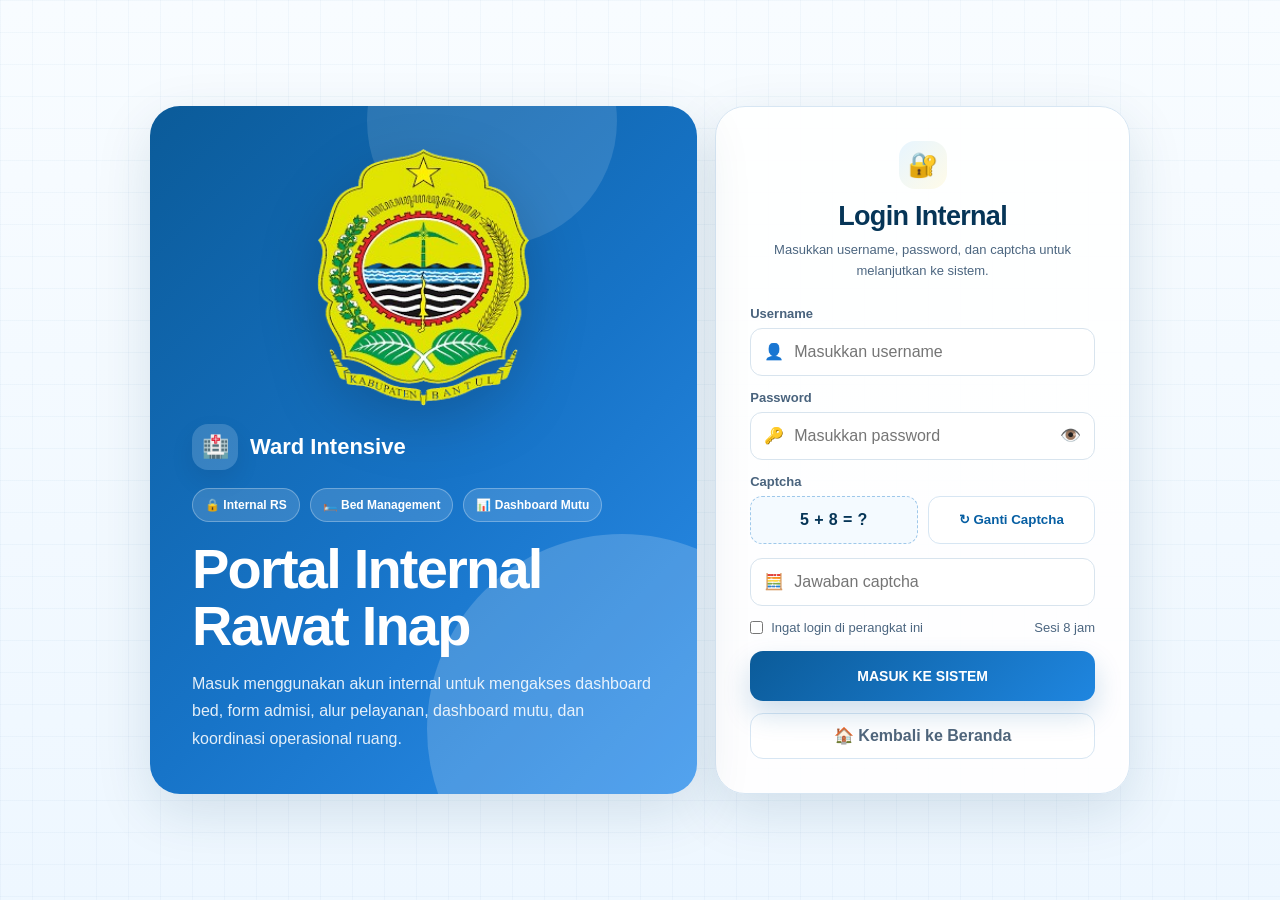
<file: team.html>
<!doctype html>
<html lang="id">
<head>
  <meta charset="utf-8">
  <meta name="viewport" content="width=device-width, initial-scale=1">
  <title>Team | Ward Intensive</title>
  <meta name="description" content="Halaman tim internal Ward Intensive untuk koordinasi admisi dan rawat inap.">
  <link rel="stylesheet" href="assets/app.css">
  <script src="auth.js"></script>
</head>
<body>
  <header class="site-header">
    <div class="container nav">
      <a class="brand" href="index.html"><span class="brand-mark">🏥</span><span data-hospital-name>Ward Intensive</span></a>
      <nav class="nav-links" aria-label="Navigasi utama">
        <a href="index.html">Beranda</a>
        <a href="simrs.html">Dashboard Bed</a>
        <a class="active" href="team.html">Team</a>
      </nav>
      <div class="header-action">🔒 Internal RS</div>
    </div>
  </header>

  <main>
    <section class="hero">
      <div class="container">
        <div class="hero-card" style="min-height:300px">
          <div class="hero-content">
            <div class="badge-row">
              <span class="badge">👥 Tim Internal</span>
              <span class="badge">🧭 Eskalasi Operasional</span>
              <span class="badge">📞 Koordinasi Rawat Inap</span>
            </div>
            <h1>Team Ward Intensive</h1>
            <p>Struktur peran internal untuk mendukung pengelolaan dashboard bed, admisi pasien, dan koordinasi ruang rawat inap.</p>
          </div>
        </div>
      </div>
    </section>

    <section class="section">
      <div class="container">
        <div class="section-title">
          <div>
            <h2>Struktur Peran Internal</h2>
            <p>Nama dan peran dapat diubah melalui file <strong>config.js</strong> sesuai struktur rumah sakit.</p>
          </div>
        </div>
        <div id="teamList" class="grid grid-2"></div>
      </div>
    </section>
  </main>

  <footer class="footer">
    <div class="container footer-inner">
      <div>© <span data-year></span> <strong data-hospital-name>Ward Intensive</strong>. Team internal rawat inap.</div>
      <div><a href="index.html">Beranda</a> · <a href="simrs.html">Dashboard Bed</a></div>
    </div>
  </footer>

  <script src="config.js"></script>
  <script src="assets/app.js"></script>
</body>
</html>
</file>
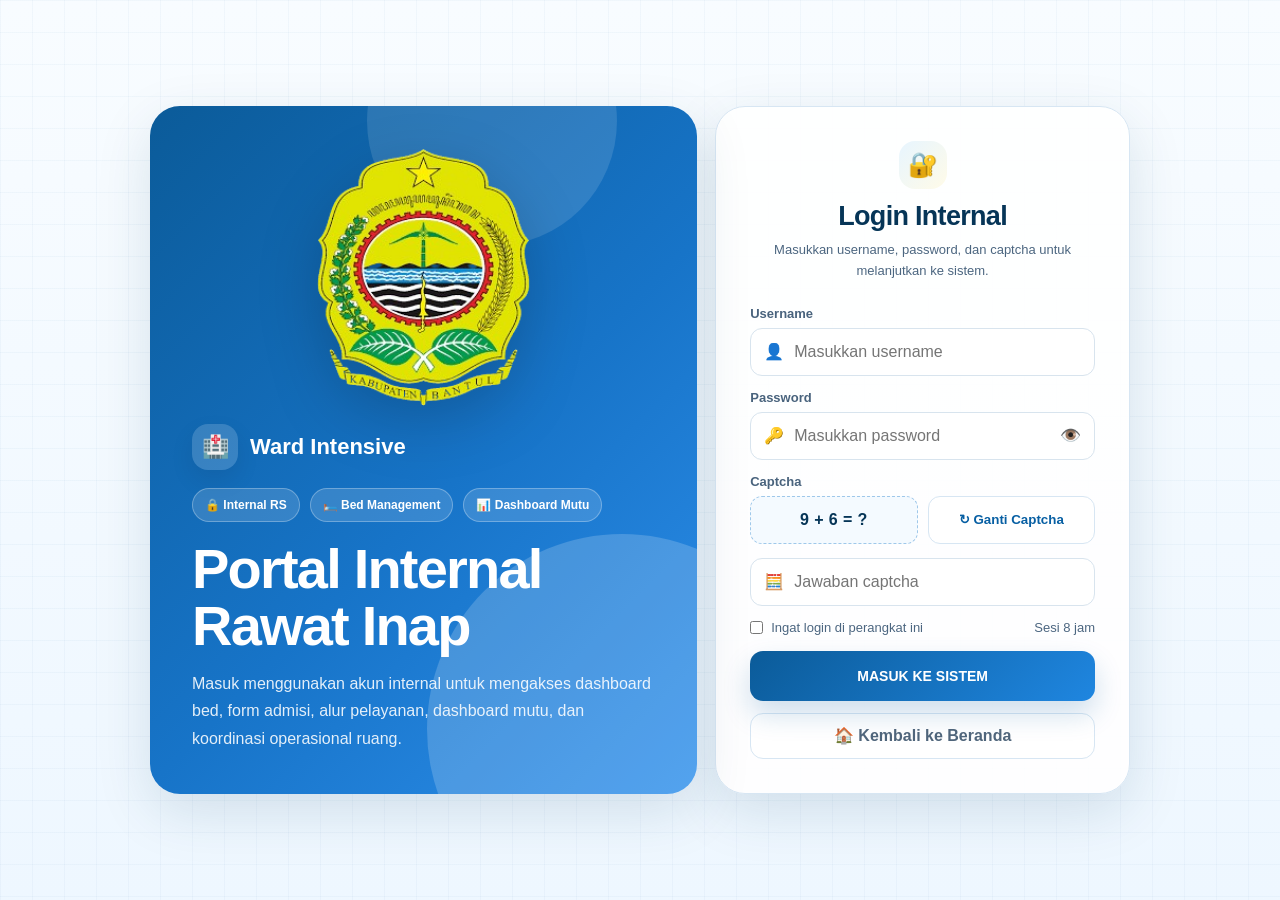
<file: update-bed.html>
<!doctype html>
<html lang="id">
<head>
  <meta charset="utf-8">
  <meta name="viewport" content="width=device-width, initial-scale=1, viewport-fit=cover">
  <title>Update Bed | Ward Intensive</title>
  <meta name="description" content="Form update status bed rawat inap.">
  <style>
    :root{
      --navy:#073b5e;
      --blue:#0b73d9;
      --line:#dbe7ef;
      --text:#102033;
      --muted:#5b7087;
      --bg:#eef6fb;
      --shadow:0 18px 45px rgba(6,42,75,.18);
    }

    *{
      box-sizing:border-box;
      margin:0;
      padding:0;
    }

    html,body{
      width:100%;
      height:100%;
      overflow:hidden;
    }

    body{
      font-family:Inter,"Segoe UI",Roboto,Arial,sans-serif;
      color:var(--text);
      background:
        linear-gradient(rgba(15,95,159,.035) 1px,transparent 1px),
        linear-gradient(90deg,rgba(15,95,159,.035) 1px,transparent 1px),
        linear-gradient(180deg,#f8fcff 0%,#eef7ff 100%);
      background-size:32px 32px,32px 32px,100% 100%;
    }

    .page-shell{
      width:100vw;
      height:100dvh;
      display:flex;
      flex-direction:column;
      overflow:hidden;
    }

    .topbar{
      flex:0 0 auto;
      min-height:64px;
      display:flex;
      align-items:center;
      justify-content:space-between;
      gap:14px;
      padding:10px 16px;
      background:rgba(255,255,255,.9);
      border-bottom:1px solid var(--line);
      backdrop-filter:blur(16px);
      z-index:5;
      box-shadow:0 8px 24px rgba(6,42,75,.08);
    }

    .brand{
      display:flex;
      align-items:center;
      gap:12px;
      min-width:0;
    }

    .brand-mark{
      width:42px;
      height:42px;
      display:grid;
      place-items:center;
      border-radius:14px;
      color:#fff;
      background:linear-gradient(135deg,var(--navy),var(--blue));
      box-shadow:0 12px 26px rgba(11,104,183,.22);
      flex:0 0 auto;
    }

    .brand-title{
      min-width:0;
    }

    .brand-title strong{
      display:block;
      font-size:18px;
      color:var(--navy);
      letter-spacing:-.02em;
      white-space:nowrap;
      overflow:hidden;
      text-overflow:ellipsis;
    }

    .brand-title span{
      display:block;
      font-size:12px;
      color:var(--muted);
      white-space:nowrap;
      overflow:hidden;
      text-overflow:ellipsis;
    }

    .actions{
      display:flex;
      align-items:center;
      gap:8px;
      flex-wrap:wrap;
      justify-content:flex-end;
    }

    .btn{
      border:1px solid var(--line);
      background:#fff;
      color:var(--navy);
      min-height:40px;
      padding:9px 12px;
      border-radius:12px;
      font-weight:800;
      font-size:13px;
      text-decoration:none;
      cursor:pointer;
      display:inline-flex;
      align-items:center;
      justify-content:center;
      gap:7px;
      box-shadow:0 7px 18px rgba(6,42,75,.06);
    }

    .btn-primary{
      background:linear-gradient(135deg,var(--navy),var(--blue));
      color:#fff;
      border-color:transparent;
    }

    .btn:hover{
      transform:translateY(-1px);
    }

    .form-frame{
      flex:1 1 auto;
      width:100%;
      min-height:0;
      background:#fff;
      position:relative;
      overflow:hidden;
    }

    iframe{
      width:100%;
      height:100%;
      border:0;
      display:block;
      background:#fff;
    }

    .placeholder{
      height:100%;
      display:grid;
      place-items:center;
      padding:24px;
      text-align:center;
      background:#fff;
    }

    .placeholder-card{
      max-width:720px;
      padding:28px;
      border-radius:22px;
      border:1px solid #ffe1a8;
      background:#fff8e8;
      color:#754600;
      box-shadow:var(--shadow);
    }

    .placeholder-card h1{
      color:var(--navy);
      margin-bottom:8px;
      font-size:25px;
    }

    .placeholder-card code{
      display:inline-block;
      margin-top:10px;
      padding:5px 7px;
      border-radius:8px;
      background:#fff;
      font-weight:800;
    }

    @media(max-width:760px){
      .topbar{
        align-items:flex-start;
        flex-direction:column;
        min-height:auto;
        padding:12px;
      }

      .actions{
        width:100%;
        justify-content:stretch;
      }

      .btn{
        flex:1 1 auto;
      }

      .brand-title strong{
        font-size:16px;
      }

      .brand-title span{
        font-size:11px;
      }
    }

    @media(max-width:420px){
      .brand-title span{
        display:none;
      }

      .btn{
        font-size:12px;
        padding:8px 10px;
      }
    }
  </style>
  <script src="auth.js"></script>
</head>

<body>
  <div class="page-shell">
    <div class="topbar">
      <div class="brand">
        <div class="brand-mark">🛏️</div>
        <div class="brand-title">
          <strong>Update Status Bed</strong>
          <span>Form langsung untuk ubah status bed rawat inap</span>
        </div>
      </div>

      <div class="actions">
        <a class="btn" href="index.html">← Beranda</a>
        <a class="btn" id="openNewTab" href="#" target="_blank" rel="noopener">↗ Buka Tab Baru</a>
      </div>
    </div>

    <main class="form-frame" id="formFrame"></main>
  </div>

  <script src="config.js"></script>
  <script>
    (function(){
      const cfg = window.SITE_CONFIG || {};
      const baseUrl = cfg.appScriptWebAppUrl;
      const frame = document.getElementById('formFrame');
      const openNewTab = document.getElementById('openNewTab');

      function isRealUrl(value){
        return value && value !== '#' && !String(value).includes('ISI_URL') && /^https?:\/\//i.test(String(value));
      }

      function buildUpdateBedUrl(){
        if(!isRealUrl(baseUrl)) return '';

        const targetUrl = new URL(baseUrl);
        targetUrl.searchParams.set('action', 'updateBed');
        targetUrl.searchParams.set('formOnly', '1');

        return targetUrl.toString();
      }

      function escapeHtml(value){
        return String(value || '')
          .replace(/&/g,'&amp;')
          .replace(/</g,'&lt;')
          .replace(/>/g,'&gt;')
          .replace(/"/g,'&quot;')
          .replace(/'/g,'&#039;');
      }

      const finalUrl = buildUpdateBedUrl();

      if(isRealUrl(finalUrl)){
        frame.innerHTML = '<iframe src="' + escapeHtml(finalUrl) + '" title="Update Status Bed" allowfullscreen></iframe>';
        openNewTab.href = finalUrl;
      }else{
        openNewTab.style.display = 'none';
        frame.innerHTML = '<div class="placeholder"><div class="placeholder-card"><h1>Link Apps Script belum diisi</h1><p>Buka file <strong>config.js</strong>, lalu isi <code>appScriptWebAppUrl</code> dengan URL Web App Apps Script yang berakhiran <code>/exec</code>.</p></div></div>';
      }
    })();
  </script>
</body>
</html>
</file>
<file: assets/app.css>
:root{
  --navy:#063a5d;
  --blue:#0b68b7;
  --blue-2:#2096f3;
  --teal:#10473f;
  --teal-2:#1d6b5e;
  --gold:#f2b84b;
  --green:#1fb170;
  --red:#ef4444;
  --text:#102033;
  --muted:#5b7087;
  --line:#dbe7ef;
  --bg:#edf6f7;
  --card:#ffffff;
  --soft:#f7fbff;
  --shadow:0 20px 50px rgba(6,42,75,.14);
  --shadow-soft:0 10px 28px rgba(6,42,75,.08);
  --radius:26px;
}

*{box-sizing:border-box;margin:0;padding:0}
html{scroll-behavior:smooth}
body{
  min-height:100vh;
  font-family:Inter,"Segoe UI",Roboto,Arial,sans-serif;
  color:var(--text);
  background:
    radial-gradient(circle at 10% 8%,rgba(32,150,243,.14),transparent 25%),
    radial-gradient(circle at 88% 10%,rgba(242,184,75,.16),transparent 22%),
    linear-gradient(135deg,#eef7f6,#f8fbff 48%,#eff7ff);
  line-height:1.56;
}
body::before{
  content:"";
  position:fixed;
  inset:0;
  pointer-events:none;
  background-image:linear-gradient(rgba(6,58,93,.04) 1px,transparent 1px),linear-gradient(90deg,rgba(6,58,93,.04) 1px,transparent 1px);
  background-size:44px 44px;
  mask-image:linear-gradient(to bottom,rgba(0,0,0,.8),transparent 75%);
}
a{color:inherit;text-decoration:none}
button,input,select{font:inherit}
.container{width:min(1180px,calc(100% - 36px));margin:0 auto}

.site-header{
  position:sticky;
  top:0;
  z-index:50;
  backdrop-filter:blur(18px);
  background:rgba(255,255,255,.78);
  border-bottom:1px solid rgba(219,231,239,.8);
}
.nav{
  min-height:76px;
  display:flex;
  align-items:center;
  justify-content:space-between;
  gap:18px;
}
.brand{
  display:flex;
  align-items:center;
  gap:12px;
  font-weight:900;
  color:var(--navy);
  letter-spacing:-.02em;
  font-size:20px;
}
.brand-mark{
  width:46px;
  height:46px;
  display:grid;
  place-items:center;
  border-radius:16px;
  color:#fff;
  background:linear-gradient(135deg,var(--navy),var(--blue-2));
  box-shadow:0 12px 28px rgba(11,104,183,.24);
}
.nav-links{display:flex;align-items:center;gap:8px;flex-wrap:wrap}
.nav-links a{
  padding:10px 14px;
  border-radius:999px;
  color:#31536a;
  font-weight:800;
  font-size:14px;
}
.nav-links a:hover,.nav-links a.active{
  background:#e7f2ff;
  color:var(--blue);
}
.header-action{
  display:flex;
  align-items:center;
  gap:8px;
  padding:9px 12px;
  border-radius:999px;
  background:#fff7e4;
  color:#8a5700;
  font-size:13px;
  font-weight:900;
  border:1px solid #ffe0a6;
}

.hero{
  padding:34px 0 16px;
}
.hero-shell{
  display:grid;
  grid-template-columns:1.15fr .85fr;
  gap:20px;
  align-items:stretch;
}
.hero-card{
  position:relative;
  overflow:hidden;
  border-radius:34px;
  padding:42px;
  color:#fff;
  background:
    radial-gradient(circle at 87% 18%,rgba(255,255,255,.24),transparent 24%),
    linear-gradient(135deg,var(--navy),var(--blue) 58%,#2e8be9);
  box-shadow:var(--shadow);
  min-height:440px;
}
.hero-card::before{
  content:"";
  position:absolute;
  right:-95px;
  top:-95px;
  width:310px;
  height:310px;
  border-radius:50%;
  background:rgba(255,255,255,.13);
}
.hero-card::after{
  content:"";
  position:absolute;
  right:70px;
  bottom:-110px;
  width:280px;
  height:280px;
  border-radius:50%;
  background:rgba(242,184,75,.20);
}
.hero-content{position:relative;z-index:1}
.badge-row{display:flex;flex-wrap:wrap;gap:10px;margin-bottom:22px}
.badge{
  display:inline-flex;
  align-items:center;
  gap:8px;
  padding:8px 12px;
  border-radius:999px;
  background:rgba(255,255,255,.16);
  border:1px solid rgba(255,255,255,.22);
  color:#fff;
  font-weight:800;
  font-size:13px;
  backdrop-filter:blur(10px);
}
.hero h1{
  max-width:760px;
  font-size:clamp(38px,5vw,66px);
  line-height:1.02;
  letter-spacing:-.055em;
}
.hero p{
  max-width:760px;
  margin-top:18px;
  font-size:18px;
  color:rgba(255,255,255,.9);
}
.hero-actions{display:flex;gap:12px;flex-wrap:wrap;margin-top:28px}
.btn{
  display:inline-flex;
  align-items:center;
  justify-content:center;
  gap:9px;
  min-height:48px;
  padding:13px 18px;
  border-radius:16px;
  font-weight:900;
  border:1px solid transparent;
  transition:.2s ease;
  cursor:pointer;
}
.btn:hover{transform:translateY(-2px)}
.btn-primary{background:#fff;color:var(--navy);box-shadow:0 12px 24px rgba(0,0,0,.12)}
.btn-secondary{background:rgba(255,255,255,.12);border-color:rgba(255,255,255,.28);color:#fff}
.btn-dark{background:var(--navy);color:#fff}
.btn-soft{background:#e9f5ff;color:var(--blue);border-color:#d8ebfb}

.control-panel{
  display:grid;
  gap:16px;
}
.status-card,.mini-card,.panel,.quick-card,.room-card,.team-card,.flow-card{
  background:rgba(255,255,255,.9);
  border:1px solid rgba(219,231,239,.9);
  border-radius:var(--radius);
  box-shadow:var(--shadow-soft);
  backdrop-filter:blur(14px);
}
.status-card{padding:24px;min-height:250px}
.status-card h2{color:var(--navy);font-size:22px;margin-bottom:8px;letter-spacing:-.02em}
.status-card p{color:var(--muted);font-size:14px}
.status-list{display:grid;gap:12px;margin-top:18px}
.status-item{
  display:flex;
  align-items:center;
  justify-content:space-between;
  gap:12px;
  padding:12px;
  border-radius:18px;
  background:var(--soft);
  border:1px solid #e4eef8;
}
.status-left{display:flex;align-items:center;gap:12px}
.status-icon{width:38px;height:38px;border-radius:14px;display:grid;place-items:center;background:#e8f4ff}
.status-item strong{display:block;color:var(--text);font-size:14px}
.status-item span{font-size:12px;color:var(--muted)}
.status-pill{font-size:12px;font-weight:900;color:#127056;background:#ddfbea;padding:6px 9px;border-radius:999px;white-space:nowrap}
.mini-grid{display:grid;grid-template-columns:repeat(2,1fr);gap:14px}
.mini-card{padding:18px}
.mini-card small{display:block;color:var(--muted);font-weight:800;margin-bottom:8px}
.mini-card b{font-size:28px;color:var(--navy);line-height:1}
.mini-card span{display:block;margin-top:7px;color:var(--muted);font-size:12px}

.section{padding:22px 0}
.section-title{
  display:flex;
  justify-content:space-between;
  align-items:flex-end;
  gap:16px;
  margin-bottom:16px;
}
.section-title h2{font-size:31px;letter-spacing:-.035em;color:var(--navy);line-height:1.15}
.section-title p{color:var(--muted);margin-top:6px;max-width:760px}
.search-box{
  min-width:280px;
  display:flex;
  align-items:center;
  gap:10px;
  background:#fff;
  border:1px solid var(--line);
  border-radius:16px;
  padding:0 12px;
  box-shadow:var(--shadow-soft);
}
.search-box input{border:0;outline:0;min-height:46px;background:transparent;width:100%;color:var(--text)}
.grid{display:grid;gap:16px}
.grid-3{grid-template-columns:repeat(3,1fr)}
.grid-4{grid-template-columns:repeat(4,1fr)}
.grid-2{grid-template-columns:repeat(2,1fr)}
.quick-card{
  padding:22px;
  min-height:210px;
  display:flex;
  flex-direction:column;
  gap:12px;
  transition:.2s ease;
  position:relative;
  overflow:hidden;
}
.quick-card::after{
  content:"";
  position:absolute;
  right:-50px;
  top:-50px;
  width:120px;
  height:120px;
  border-radius:50%;
  background:#f3f9ff;
}
.quick-card:hover{transform:translateY(-4px);box-shadow:var(--shadow)}
.quick-icon{position:relative;z-index:1;width:54px;height:54px;border-radius:18px;background:linear-gradient(135deg,#e5f3ff,#fff6db);display:grid;place-items:center;font-size:25px}
.quick-card h3{position:relative;z-index:1;color:var(--navy);font-size:21px;letter-spacing:-.02em}
.quick-card p{position:relative;z-index:1;color:var(--muted);font-size:14px;flex:1}
.quick-card .link{position:relative;z-index:1;font-weight:900;color:var(--blue);display:inline-flex;gap:8px;align-items:center}

.panel{padding:26px}
.panel h2{color:var(--navy);font-size:28px;letter-spacing:-.03em;margin-bottom:8px}
.panel p{color:var(--muted)}
.room-card{
  padding:19px;
  display:flex;
  justify-content:space-between;
  align-items:center;
  gap:14px;
  transition:.2s ease;
}
.room-card:hover{transform:translateY(-3px);box-shadow:var(--shadow)}
.room-card h3{color:var(--navy);font-size:19px;letter-spacing:-.02em}
.room-card p{color:var(--muted);font-size:13px;margin-top:4px}
.room-chip{flex:0 0 auto;background:#edf8ff;color:var(--blue);border:1px solid #d5edff;border-radius:999px;padding:7px 10px;font-weight:900;font-size:12px;white-space:nowrap}

.flow-grid{display:grid;grid-template-columns:repeat(5,1fr);gap:14px}
.flow-card{padding:18px;position:relative;min-height:170px}
.flow-no{width:34px;height:34px;border-radius:12px;background:linear-gradient(135deg,var(--navy),var(--blue-2));color:#fff;display:grid;place-items:center;font-weight:900;margin-bottom:14px}
.flow-card h3{font-size:17px;color:var(--navy);margin-bottom:7px}
.flow-card p{font-size:13px;color:var(--muted)}
.notice{
  display:flex;
  gap:12px;
  align-items:flex-start;
  padding:16px;
  border-radius:18px;
  background:#fff8e8;
  border:1px solid #ffe1a8;
  color:#754600;
  margin-top:16px;
}
.notice strong{display:block;margin-bottom:2px}

.iframe-wrap{height:78vh;min-height:620px;border-radius:26px;overflow:hidden;border:1px solid var(--line);background:#fff;box-shadow:var(--shadow)}
.iframe-wrap iframe{width:100%;height:100%;border:0;background:transparent}
.placeholder{padding:26px;border-radius:24px;background:#fff8e8;border:1px solid #ffe1a8;color:#754600;box-shadow:var(--shadow-soft)}
.placeholder code{display:inline-block;margin-top:8px;padding:4px 6px;border-radius:8px;background:#fff;font-weight:800}
.team-card{padding:22px;display:flex;gap:16px;align-items:flex-start}
.avatar{width:54px;height:54px;display:grid;place-items:center;border-radius:18px;background:linear-gradient(135deg,#e7f5ff,#fff3cd);font-size:24px;flex:0 0 auto}
.team-card h3{color:var(--navy);font-size:20px;margin-bottom:3px}
.team-card strong{display:block;color:var(--blue);font-size:13px;margin-bottom:8px}
.team-card p{color:var(--muted);font-size:14px}

.footer{padding:34px 0 44px;color:#49677b}
.footer-inner{display:flex;justify-content:space-between;gap:16px;flex-wrap:wrap;border-top:1px solid rgba(11,104,183,.14);padding-top:20px}
.footer a{font-weight:900;color:var(--blue)}

@media(max-width:980px){
  .hero-shell{grid-template-columns:1fr}
  .grid-3,.grid-4{grid-template-columns:repeat(2,1fr)}
  .flow-grid{grid-template-columns:repeat(2,1fr)}
  .section-title{align-items:stretch;flex-direction:column}
  .search-box{min-width:0;width:100%}
}
@media(max-width:640px){
  .container{width:min(100% - 24px,1180px)}
  .nav{align-items:flex-start;flex-direction:column;padding:14px 0}
  .nav-links{width:100%}
  .nav-links a{background:#f2f7fb}
  .header-action{display:none}
  .hero{padding-top:20px}
  .hero-card{padding:26px;border-radius:26px;min-height:auto}
  .hero h1{font-size:38px}
  .hero p{font-size:16px}
  .btn{width:100%}
  .mini-grid,.grid-2,.grid-3,.grid-4,.flow-grid{grid-template-columns:1fr}
  .room-card{align-items:flex-start;flex-direction:column}
  .footer-inner{flex-direction:column}
}
</file>
